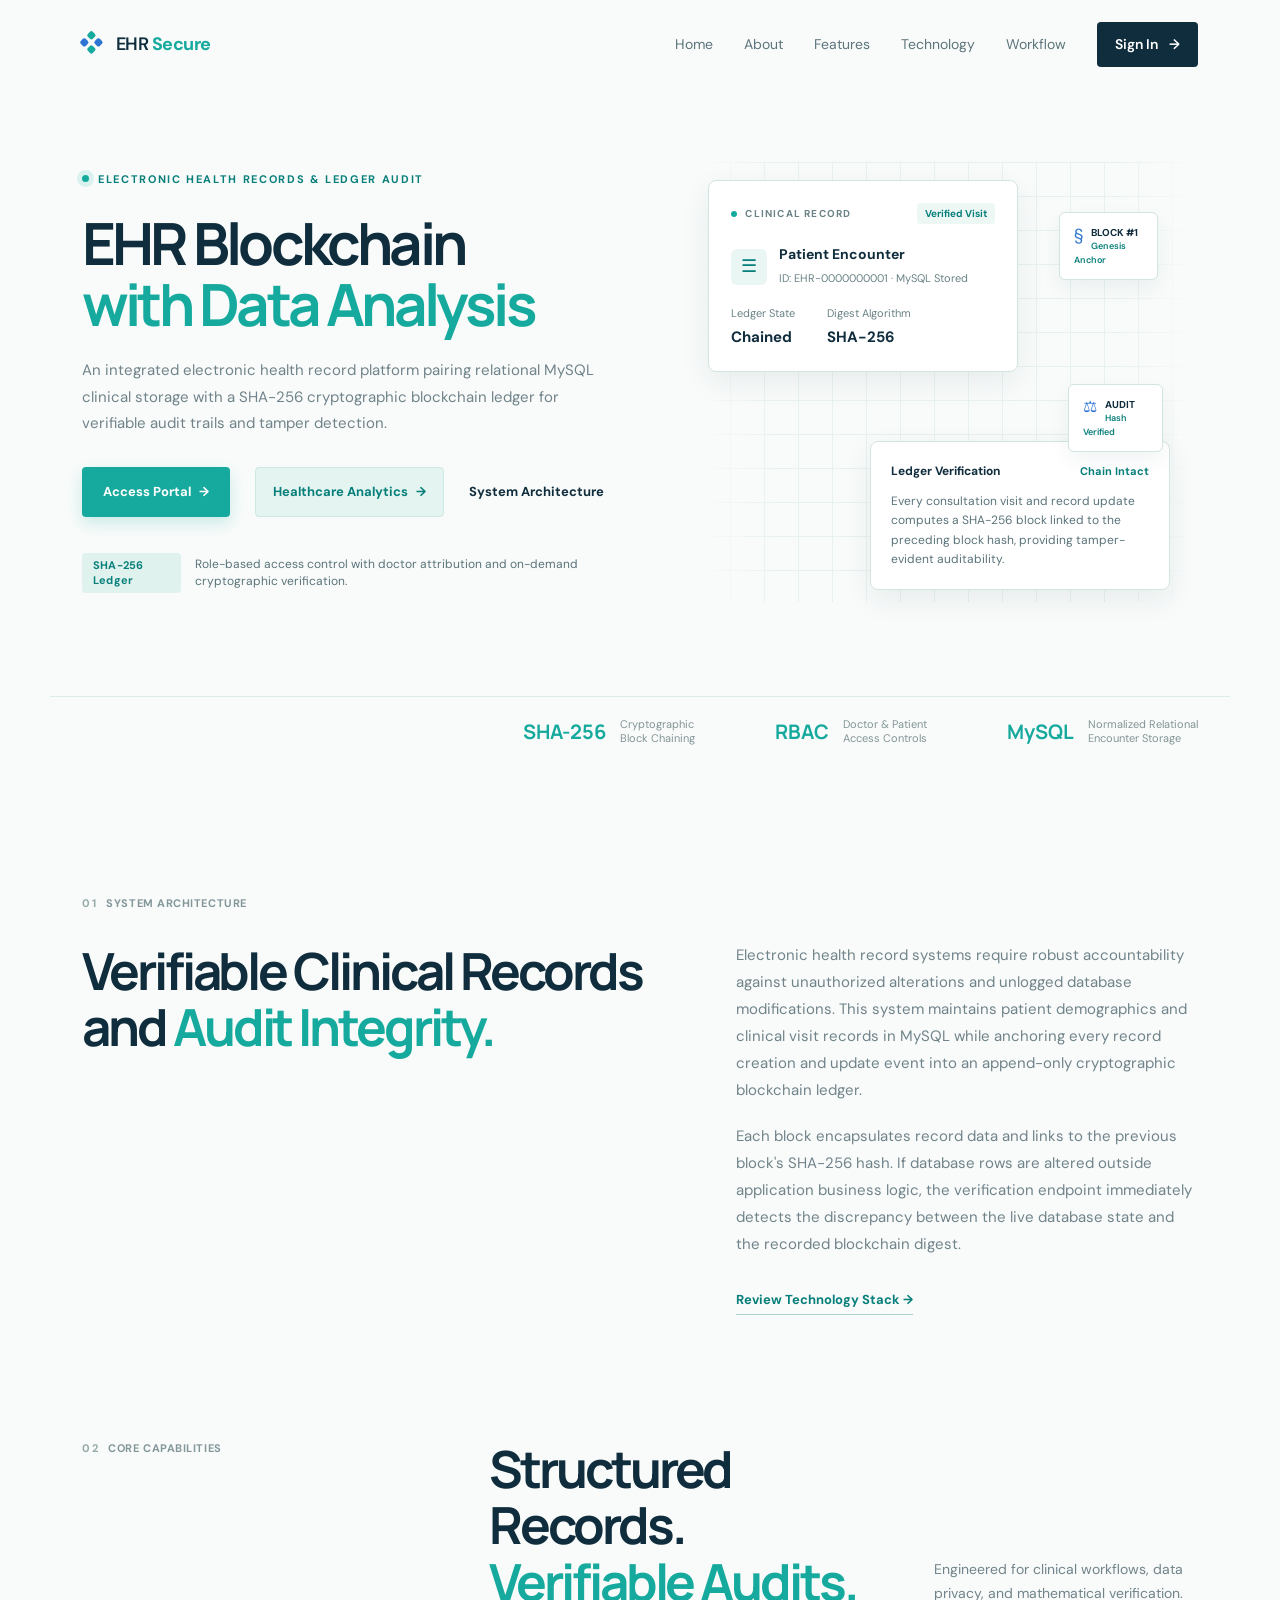
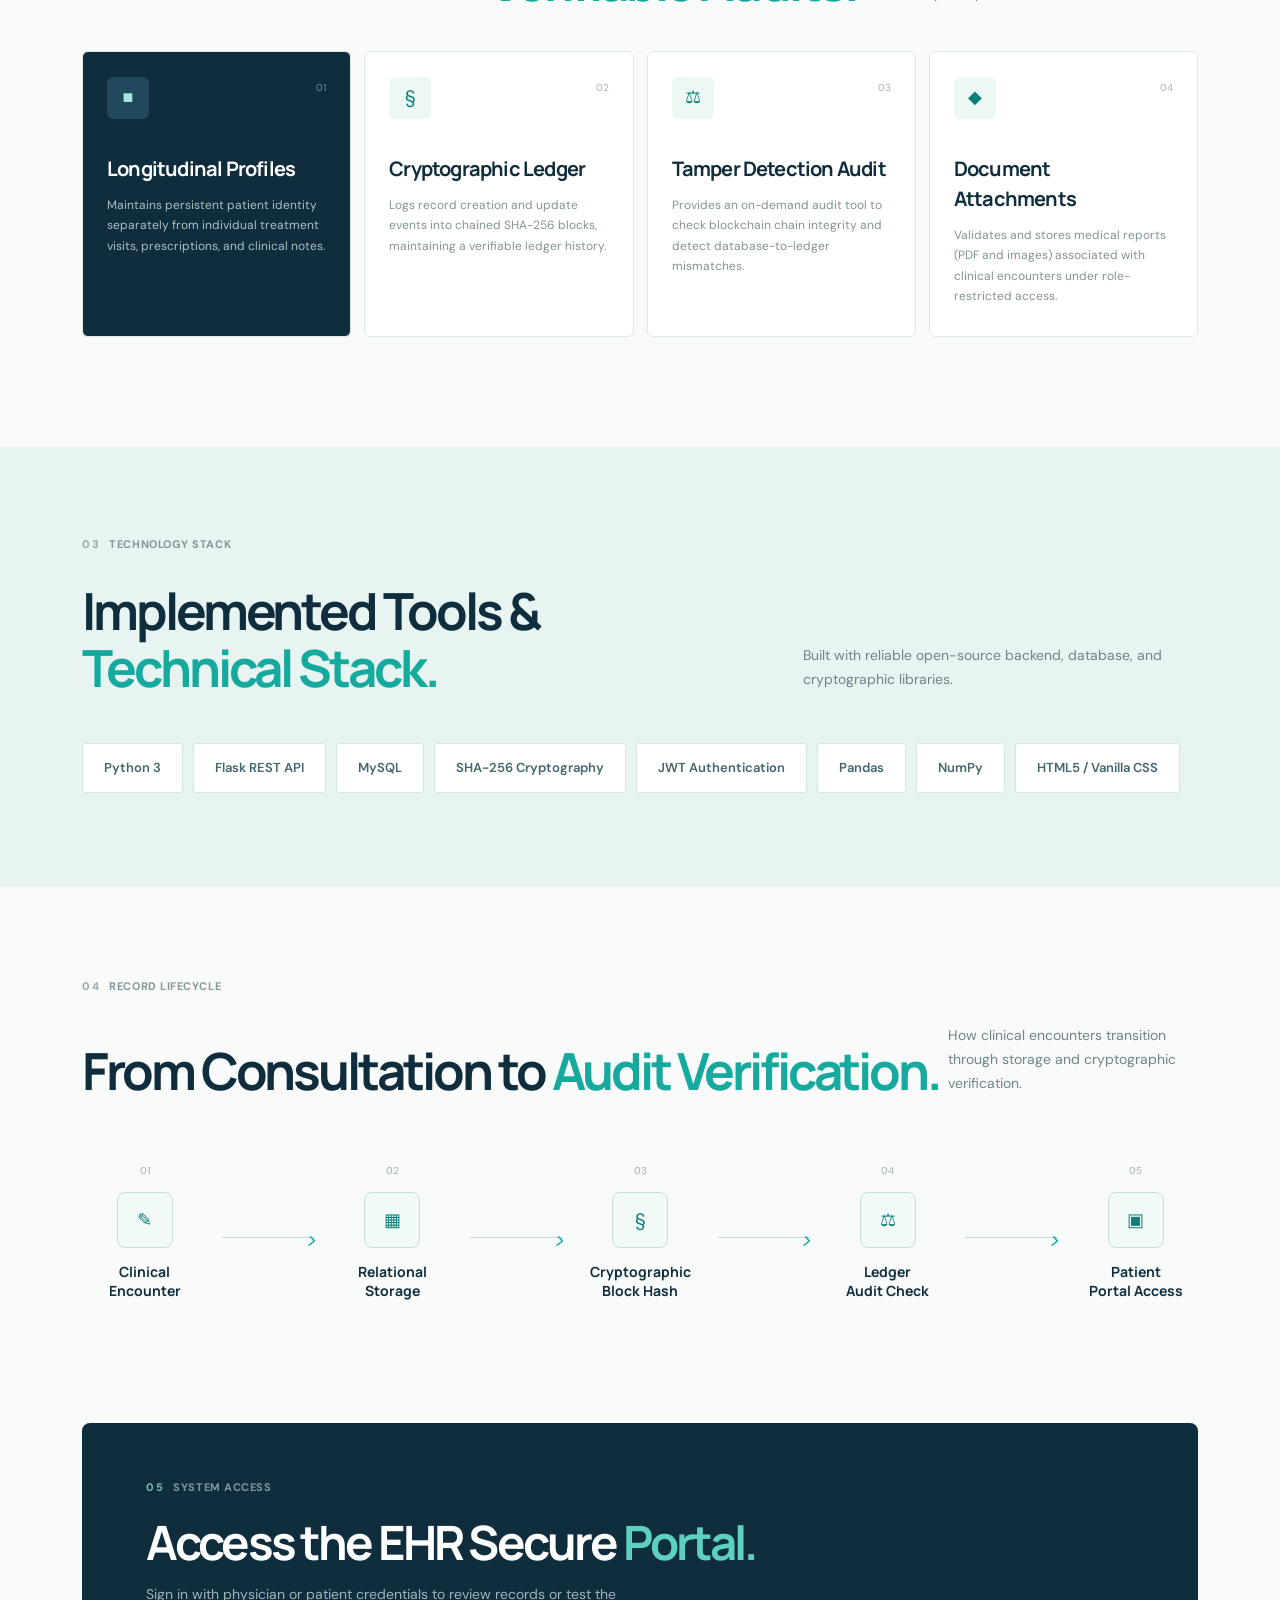
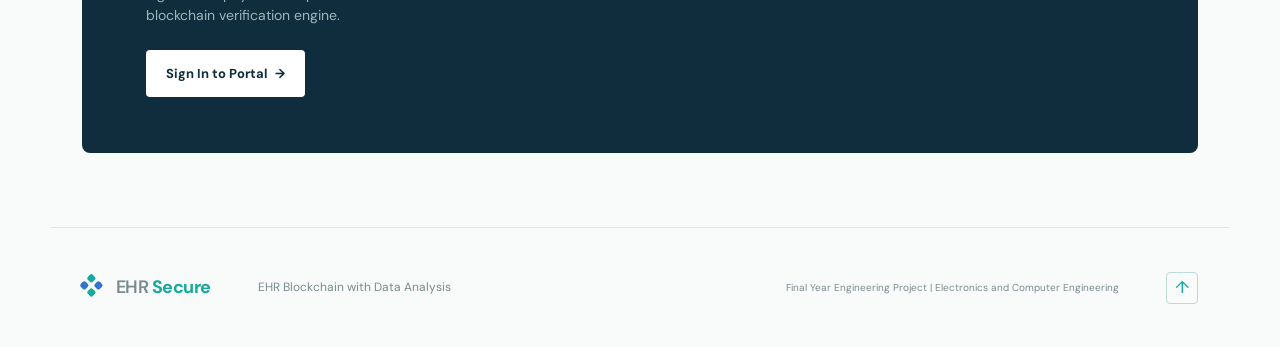
<file: frontend/index.HTML>
<!DOCTYPE html>
<html lang="en">
<head>
	<meta charset="UTF-8">
	<meta name="viewport" content="width=device-width, initial-scale=1.0">
	<meta name="description" content="EHR Blockchain with Data Analysis system with MySQL storage and SHA-256 blockchain verification.">
	<title>EHR Blockchain with Data Analysis | EHR Secure</title>
	<link rel="preconnect" href="https://fonts.googleapis.com">
	<link rel="preconnect" href="https://fonts.gstatic.com" crossorigin>
	<link href="https://fonts.googleapis.com/css2?family=DM+Sans:wght@400;500;600;700&family=Manrope:wght@600;700;800&display=swap" rel="stylesheet">
	<link rel="stylesheet" href="style.css">
</head>
<body>
	<div class="page-shell">
		<header class="site-header">
			<nav class="navbar container" aria-label="Main navigation">
				<a class="brand" href="#home" aria-label="EHR Secure home">
					<span class="brand-mark" aria-hidden="true"><span></span><span></span><span></span><span></span></span>
					<span>EHR <b>Secure</b></span>
				</a>
				<button class="menu-toggle" type="button" aria-label="Open navigation menu" aria-expanded="false">
					<span></span><span></span><span></span>
				</button>
				<div class="nav-links">
					<a class="active" href="#home">Home</a>
					<a href="#about">About</a>
					<a href="#features">Features</a>
					<a href="#technology">Technology</a>
					<a href="#workflow">Workflow</a>
					<a class="nav-cta" href="login.HTML">Sign In <span aria-hidden="true">&rarr;</span></a>
				</div>
			</nav>
		</header>

		<main>
			<section class="hero container" id="home">
				<div class="hero-copy reveal">
					<div class="eyebrow"><span class="eyebrow-dot"></span> Electronic Health Records &amp; Ledger Audit</div>
					<h1>EHR Blockchain<br><span>with Data Analysis</span></h1>
					<p class="hero-lead">An integrated electronic health record platform pairing relational MySQL clinical storage with a SHA-256 cryptographic blockchain ledger for verifiable audit trails and tamper detection.</p>
					<div class="hero-actions">
						<a class="button button-primary" href="login.HTML">Access Portal <span aria-hidden="true">&rarr;</span></a>
						<a class="button button-analytics" href="healthcare-analytics.html">Healthcare Analytics <span aria-hidden="true">&rarr;</span></a>
						<a class="button button-quiet" href="#about">System Architecture</a>
					</div>
					<div class="hero-trust">
						<span class="trust-badge">SHA-256 Ledger</span>
						<span>Role-based access control with doctor attribution and on-demand cryptographic verification.</span>
					</div>
				</div>

				<div class="hero-visual reveal reveal-delay" aria-label="System architecture preview showing clinical record and ledger blocks">
					<div class="visual-grid"></div>
					<div class="health-card system-card">
						<div class="health-card-top">
							<span class="mini-label"><span class="live-dot"></span> CLINICAL RECORD</span>
							<span class="record-badge">Verified Visit</span>
						</div>
						<div class="patient-line">
							<div class="patient-avatar" aria-hidden="true">&#9776;</div>
							<div>
								<strong>Patient Encounter</strong>
								<small>ID: EHR-0000000001 &middot; MySQL Stored</small>
							</div>
						</div>
						<div class="health-metrics">
							<div>
								<small>Ledger State</small>
								<strong>Chained</strong>
							</div>
							<div>
								<small>Digest Algorithm</small>
								<strong>SHA-256</strong>
							</div>
						</div>
					</div>

					<div class="block-node node-one">
						<span class="node-icon">&sect;</span>
						<b>BLOCK #1</b>
						<small>Genesis Anchor</small>
					</div>
					<div class="block-node node-two">
						<span class="node-icon">&#9878;</span>
						<b>AUDIT</b>
						<small>Hash Verified</small>
					</div>

					<div class="analytics-card system-card">
						<div class="analytics-head">
							<span>Ledger Verification</span>
							<span class="trend-status">Chain Intact</span>
						</div>
						<p class="arch-card-desc">Every consultation visit and record update computes a SHA-256 block linked to the preceding block hash, providing tamper-evident auditability.</p>
					</div>
				</div>
			</section>

			<section class="stats-strip container reveal">
				<div><strong>SHA-256</strong><span>Cryptographic<br>Block Chaining</span></div>
				<div><strong>RBAC</strong><span>Doctor &amp; Patient<br>Access Controls</span></div>
				<div><strong>MySQL</strong><span>Normalized Relational<br>Encounter Storage</span></div>
			</section>

			<section class="about section container" id="about">
				<div class="section-kicker">01 <span>System Architecture</span></div>
				<div class="about-content">
					<h2>Verifiable Clinical Records<br>and <em>Audit Integrity.</em></h2>
					<div>
						<p>Electronic health record systems require robust accountability against unauthorized alterations and unlogged database modifications. This system maintains patient demographics and clinical visit records in MySQL while anchoring every record creation and update event into an append-only cryptographic blockchain ledger.</p>
						<p>Each block encapsulates record data and links to the previous block's SHA-256 hash. If database rows are altered outside application business logic, the verification endpoint immediately detects the discrepancy between the live database state and the recorded blockchain digest.</p>
						<a class="text-link" href="#technology">Review Technology Stack <span>&rarr;</span></a>
					</div>
				</div>
			</section>

			<section class="features section container" id="features">
				<div class="section-heading">
					<div class="section-kicker">02 <span>Core Capabilities</span></div>
					<h2>Structured Records.<br><em>Verifiable Audits.</em></h2>
					<p>Engineered for clinical workflows, data privacy, and mathematical verification.</p>
				</div>
				<div class="feature-grid">
					<article class="feature-card feature-primary">
						<div class="feature-icon lock-icon">&#9632;</div>
						<span class="card-number">01</span>
						<h3>Longitudinal Profiles</h3>
						<p>Maintains persistent patient identity separately from individual treatment visits, prescriptions, and clinical notes.</p>
					</article>
					<article class="feature-card">
						<div class="feature-icon chain-icon">&sect;</div>
						<span class="card-number">02</span>
						<h3>Cryptographic Ledger</h3>
						<p>Logs record creation and update events into chained SHA-256 blocks, maintaining a verifiable ledger history.</p>
					</article>
					<article class="feature-card">
						<div class="feature-icon chart-icon">&#9878;</div>
						<span class="card-number">03</span>
						<h3>Tamper Detection Audit</h3>
						<p>Provides an on-demand audit tool to check blockchain chain integrity and detect database-to-ledger mismatches.</p>
					</article>
					<article class="feature-card">
						<div class="feature-icon trust-icon">&#9670;</div>
						<span class="card-number">04</span>
						<h3>Document Attachments</h3>
						<p>Validates and stores medical reports (PDF and images) associated with clinical encounters under role-restricted access.</p>
					</article>
				</div>
			</section>

			<section class="technology section" id="technology">
				<div class="container">
					<div class="section-kicker">03 <span>Technology Stack</span></div>
					<div class="technology-heading">
						<h2>Implemented Tools &amp;<br><em>Technical Stack.</em></h2>
						<p>Built with reliable open-source backend, database, and cryptographic libraries.</p>
					</div>
					<div class="tech-list">
						<span>Python 3</span>
						<span>Flask REST API</span>
						<span>MySQL</span>
						<span>SHA-256 Cryptography</span>
						<span>JWT Authentication</span>
						<span>Pandas</span>
						<span>NumPy</span>
						<span>HTML5 / Vanilla CSS</span>
					</div>
				</div>
			</section>

			<section class="workflow section container" id="workflow">
				<div class="section-kicker">04 <span>Record Lifecycle</span></div>
				<div class="workflow-heading">
					<h2>From Consultation to <em>Audit Verification.</em></h2>
					<p>How clinical encounters transition through storage and cryptographic verification.</p>
				</div>
				<div class="flow-line">
					<div class="flow-step"><span>01</span><div class="flow-icon">&#9998;</div><h3>Clinical<br>Encounter</h3></div>
					<i></i>
					<div class="flow-step"><span>02</span><div class="flow-icon">&#9638;</div><h3>Relational<br>Storage</h3></div>
					<i></i>
					<div class="flow-step"><span>03</span><div class="flow-icon">&sect;</div><h3>Cryptographic<br>Block Hash</h3></div>
					<i></i>
					<div class="flow-step"><span>04</span><div class="flow-icon">&#9878;</div><h3>Ledger<br>Audit Check</h3></div>
					<i></i>
					<div class="flow-step"><span>05</span><div class="flow-icon">&#9635;</div><h3>Patient<br>Portal Access</h3></div>
				</div>
			</section>

			<section class="cta container" id="contact">
				<div class="cta-inner">
					<div class="section-kicker light">05 <span>System Access</span></div>
					<h2>Access the EHR Secure <em>Portal.</em></h2>
					<p>Sign in with physician or patient credentials to review records or test the blockchain verification engine.</p>
					<a class="button button-light" href="login.HTML">Sign In to Portal <span>&rarr;</span></a>
				</div>
			</section>
		</main>

		<footer class="footer container">
			<a class="brand" href="#home">
				<span class="brand-mark" aria-hidden="true"><span></span><span></span><span></span><span></span></span>
				<span>EHR <b>Secure</b></span>
			</a>
			<p>EHR Blockchain with Data Analysis</p>
			<small>Final Year Engineering Project | Electronics and Computer Engineering</small>
			<a class="back-top" href="#home" aria-label="Back to top">&uarr;</a>
		</footer>
	</div>
	<script src="script.js"></script>
</body>
</html>
</file>
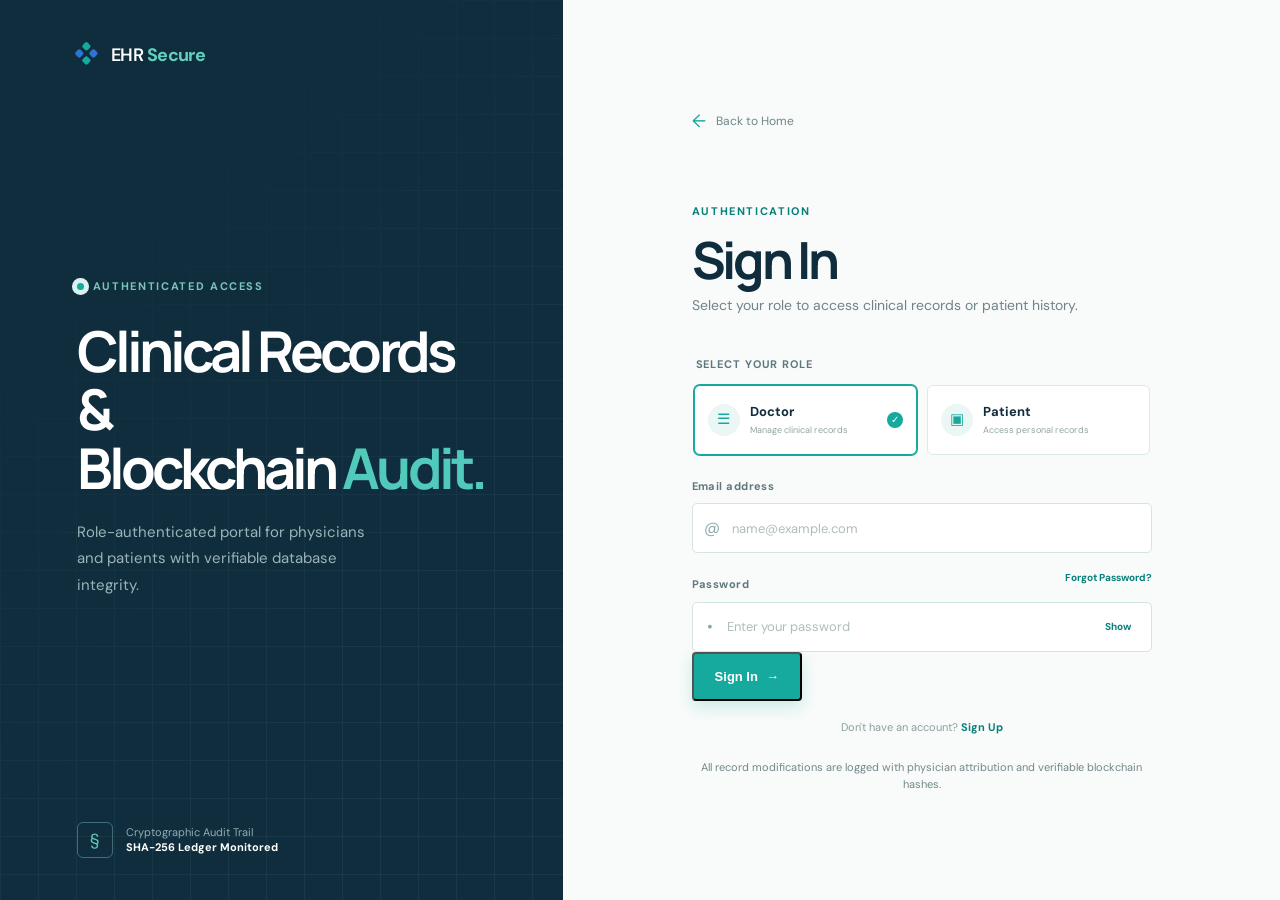
<file: frontend/doctor-dashboard.html>
<!DOCTYPE html>
<html lang="en">
<head>
  <meta charset="UTF-8">
  <meta name="viewport" content="width=device-width, initial-scale=1.0">
  <title>Doctor Workspace | EHR Blockchain with Data Analysis</title>
  <link rel="stylesheet" href="style.css">
  <link rel="stylesheet" href="dashboard.css">
</head>
<body>
  <div class="dashboard-shell">
    <header class="dashboard-header">
      <a class="brand" href="index.HTML">
        <span class="brand-mark" aria-hidden="true"><span></span><span></span><span></span><span></span></span>
        <span>EHR <b>Secure</b></span>
      </a>
      <a class="logout-link" href="login.HTML" id="sign-out">Sign out &rarr;</a>
    </header>
    <main class="dashboard-main">
      <div class="dashboard-kicker">Physician Workspace</div>
      <h1>Clinical Records &amp; <em>Ledger</em></h1>
      <p>Manage patient profiles, clinical visits, prescriptions, and cryptographic blockchain audit logs.</p>
      <section class="dashboard-grid" aria-label="Doctor actions">
        <button class="dashboard-card" id="patient-search-action" type="button" aria-expanded="false" aria-controls="patient-search-section">
          <div class="dashboard-icon" aria-hidden="true">&#9906;</div>
          <strong>Search Patient</strong>
          <span>Review a patient's historical visits and prescriptions.</span>
        </button>
        <button class="dashboard-card" id="add-ehr-action" type="button" aria-expanded="false" aria-controls="add-ehr-section">
          <div class="dashboard-icon" aria-hidden="true">+</div>
          <strong>Add Patient / Visit</strong>
          <span>Create a patient profile or record a clinical visit.</span>
        </button>
        <article class="dashboard-card" id="profile-management-info">
          <div class="dashboard-icon" aria-hidden="true">&#9998;</div>
          <strong>Profile Management</strong>
          <span>Update demographics using Edit in the directory below.</span>
        </article>
        <button class="dashboard-card" id="blockchain-verify-action" type="button" aria-expanded="false" aria-controls="blockchain-verify-section">
          <div class="dashboard-icon" aria-hidden="true">&sect;</div>
          <strong>Verify Blockchain</strong>
          <span>Audit record integrity against the SHA-256 ledger.</span>
        </button>
      </section>

      <section class="add-ehr-section" id="add-ehr-section" aria-labelledby="add-ehr-title" hidden>
        <div class="add-ehr-heading">
          <h2 id="add-ehr-title">Add a patient and first visit</h2>
          <button type="button" id="add-ehr-close" aria-label="Close Add EHR form">×</button>
        </div>
        <p id="add-ehr-description">Patient ID is generated by the database when the record is saved.</p>
        <form id="add-ehr-form">
          <fieldset class="patient-identity-fields" id="new-patient-fields">
            <legend>Patient details</legend>
            <div class="add-ehr-fields">
              <label for="ehr-patient-id">Patient ID
                <input id="ehr-patient-id" name="patient_code" value="Generated when saved" readonly>
              </label>
              <label for="ehr-full-name">Patient Full Name
                <input id="ehr-full-name" name="full_name" maxlength="120" autocomplete="name" required>
              </label>
              <label for="ehr-age">Age
                <input id="ehr-age" name="age" type="number" min="0" max="130" step="1" required>
              </label>
              <label for="ehr-gender">Gender
                <select id="ehr-gender" name="gender" required>
                  <option value="">Select gender</option>
                  <option value="female">Female</option>
                  <option value="male">Male</option>
                  <option value="non-binary">Non-binary</option>
                  <option value="prefer-not-to-say">Prefer not to say</option>
                </select>
              </label>
              <label for="ehr-blood-group">Blood Group
                <select id="ehr-blood-group" name="blood_group" required>
                  <option value="">Select blood group</option>
                  <option>A+</option><option>A-</option><option>B+</option><option>B-</option>
                  <option>AB+</option><option>AB-</option><option>O+</option><option>O-</option>
                </select>
              </label>
              <label for="ehr-mobile-number">Mobile Number
                <input id="ehr-mobile-number" name="mobile_number" type="tel" maxlength="30" autocomplete="tel" required>
              </label>
              <label for="ehr-email">Email Address
                <input id="ehr-email" name="email" type="email" maxlength="255" autocomplete="email" required>
              </label>
            </div>
          </fieldset>
          <section class="existing-patient-summary" id="existing-patient-summary" hidden>
            <p>Adding a visit for <strong id="existing-patient-name"></strong>
              (<span id="existing-patient-code"></span>).</p>
          </section>
          <fieldset class="visit-fields">
            <legend>Visit and prescription</legend>
            <div class="add-ehr-fields">
              <label for="ehr-doctor-name">Doctor Name
                <input id="ehr-doctor-name" name="doctor_name" readonly>
              </label>
              <label for="ehr-treatment-date">Treatment Date
                <input id="ehr-treatment-date" name="treatment_date" type="date" required>
              </label>
              <label for="ehr-hospital-name">Hospital Name
                <input id="ehr-hospital-name" name="hospital_name" maxlength="255" required>
              </label>
              <label class="field-wide" for="ehr-diagnosis">Diagnosis / Problem
                <textarea id="ehr-diagnosis" name="diagnosis" required></textarea>
              </label>
              <label class="field-wide" for="ehr-treatment">Treatment Plan
                <textarea id="ehr-treatment" name="treatment" maxlength="10000" required></textarea>
              </label>
            </div>
            <div class="medicine-heading">
              <h3>Prescription</h3>
              <button type="button" id="add-medicine">Add medicine +</button>
            </div>
            <div id="medicine-rows" class="medicine-rows" aria-live="polite"></div>
            <label class="report-upload-label" for="ehr-medical-reports">Medical Reports
              <input id="ehr-medical-reports" name="reports" type="file" accept=".pdf,.jpg,.jpeg,.png,.gif,.webp,application/pdf,image/*" multiple>
              <span>PDF or image files; maximum 10 MB total per visit upload.</span>
            </label>
            <div class="add-ehr-fields visit-follow-up-fields">
              <label class="field-wide" for="ehr-additional-instructions">Additional Instructions
                <textarea id="ehr-additional-instructions" name="additional_instructions" maxlength="10000"></textarea>
              </label>
              <label for="ehr-follow-up-date">Follow-up Date
                <input id="ehr-follow-up-date" name="follow_up_date" type="date">
              </label>
            </div>
          </fieldset>
          <div class="add-ehr-actions">
            <button type="submit" id="add-ehr-submit">Save patient and prescription</button>
            <button type="button" id="add-ehr-cancel">Cancel</button>
          </div>
          <p id="add-ehr-status" role="status" aria-live="polite"></p>
        </form>
      </section>

      <section class="patient-records-section" id="patient-search-section" aria-labelledby="patient-search-title" hidden>
        <div class="patient-records-heading">
          <h2 id="patient-search-title">Patient record</h2>
          <button type="button" id="patient-search-close" aria-label="Close patient search">×</button>
        </div>
        <div class="patient-search-controls">
          <label for="patient-search-input">Search by Patient ID or patient name</label>
          <div class="patient-search-input-row">
          <input id="patient-search-input" type="search" autocomplete="off" placeholder="Patient ID or name">
            <button type="button" id="patient-search-submit">Search</button>
            <button type="button" id="patient-search-clear">Clear</button>
          </div>
        </div>
        <p id="patient-search-status" role="status" aria-live="polite">Enter a Patient ID to view previous visits.</p>
        <div id="patient-search-results" class="patient-search-results" hidden></div>
        <section id="patient-history" class="patient-history" hidden aria-labelledby="patient-history-title">
          <div class="patient-history-heading">
            <h3 id="patient-history-title">Patient details</h3>
            <button type="button" id="add-patient-visit">Add Visit (+)</button>
          </div>
          <dl id="patient-details" class="patient-details"></dl>
          <h3>Previous visits and prescriptions</h3>
          <div id="patient-visits" class="patient-visits"></div>
        </section>
      </section>

      <section class="blockchain-verify-section" id="blockchain-verify-section" aria-labelledby="blockchain-verify-title" hidden>
        <div class="blockchain-verify-heading">
          <div>
            <h2 id="blockchain-verify-title">Blockchain Integrity Verification</h2>
            <p>Verify immutable SHA-256 blocks and audit EHR records against the blockchain ledger.</p>
          </div>
          <button type="button" id="blockchain-verify-close" aria-label="Close blockchain verification">×</button>
        </div>
        <div class="blockchain-verify-controls">
          <label for="blockchain-record-id">Audit a specific Record ID (optional)
            <span class="blockchain-input-hint">Enter the visit Record ID (e.g. 4), not the Patient ID (e.g. EHR-0000000002). Leave blank to verify the entire blockchain.</span>
          </label>
          <div class="blockchain-verify-input-row">
            <input id="blockchain-record-id" type="number" min="1" step="1" placeholder="All records or enter Record ID (e.g. 4)">
            <button type="button" id="blockchain-verify-submit">Verify Blockchain</button>
            <button type="button" id="blockchain-verify-clear">Clear</button>
          </div>
        </div>
        <p id="blockchain-verify-status" role="status" aria-live="polite">Click &ldquo;Verify Blockchain&rdquo; to start the cryptographic audit.</p>
        <div id="blockchain-verify-results" class="blockchain-verify-results" hidden>
          <div id="blockchain-banner" class="blockchain-banner" role="status">
            <div class="blockchain-banner-icon" id="blockchain-banner-icon" aria-hidden="true"></div>
            <div class="blockchain-banner-content">
              <strong id="blockchain-banner-title"></strong>
              <p id="blockchain-banner-message"></p>
            </div>
          </div>
          <div class="blockchain-metrics-grid">
            <div class="blockchain-metric-card">
              <span class="metric-label">Chain Status</span>
              <strong id="metric-chain-status" class="metric-value">—</strong>
            </div>
            <div class="blockchain-metric-card">
              <span class="metric-label">Records Checked</span>
              <strong id="metric-records-checked" class="metric-value">—</strong>
            </div>
            <div class="blockchain-metric-card">
              <span class="metric-label">Valid Records</span>
              <strong id="metric-records-valid" class="metric-value">—</strong>
            </div>
            <div class="blockchain-metric-card">
              <span class="metric-label">Mismatched Records</span>
              <strong id="metric-records-mismatched" class="metric-value">—</strong>
            </div>
            <div class="blockchain-metric-card">
              <span class="metric-label">Untracked Records</span>
              <strong id="metric-records-untracked" class="metric-value">—</strong>
            </div>
          </div>
          <div id="blockchain-tip-box" class="blockchain-tip-box">
            <span class="tip-label">Latest Block Hash (Tip):</span>
            <code id="blockchain-tip-hash" class="tip-hash">—</code>
          </div>
          <div id="blockchain-records-container" class="blockchain-records-container" hidden>
            <h3 id="blockchain-records-title">Audited Records</h3>
            <div class="patient-records-scroll">
              <table class="patient-records-table">
                <thead>
                  <tr>
                    <th scope="col">Record ID</th>
                    <th scope="col">Audit Status</th>
                    <th scope="col">Current Database Hash</th>
                    <th scope="col">Audited Blockchain Hash</th>
                  </tr>
                </thead>
                <tbody id="blockchain-records-body"></tbody>
              </table>
            </div>
          </div>
        </div>
      </section>

      <section class="patient-summary-section" aria-label="Clinical patient directory">
        <div class="patient-summary-heading">
          <h2>Clinical Patient Directory</h2>
          <p id="patient-summary-count" aria-live="polite"></p>
        </div>
        <p class="dashboard-summary-note">Displays verified patient profiles with their latest recorded visit and total visit count. Click any patient row or Patient ID to view full visit history.</p>
        <p id="patient-summary-status" class="patient-summary-status" role="status" aria-live="polite">Loading records...</p>
        <div class="patient-summary-table-scroll" id="patient-summary-table-scroll" hidden>
          <table class="patient-summary-table">
            <thead>
              <tr>
                <th scope="col">Record Type</th><th scope="col">Latest Record ID</th><th scope="col">Patient ID</th>
                <th scope="col">Patient Full Name</th><th scope="col">Visit Count</th>
                <th scope="col">Age / Gender</th>
                <th scope="col">Blood Group</th><th scope="col">Medical Condition</th>
                <th scope="col">Diagnosis / Result</th><th scope="col">Treatment / Medication</th>
                <th scope="col">Date</th><th scope="col">Hospital Name</th>
                <th scope="col">Doctor Name</th><th scope="col">Actions</th>
              </tr>
            </thead>
            <tbody id="patient-summary-body"></tbody>
          </table>
        </div>
        <nav class="patient-summary-pagination" id="patient-summary-pagination" aria-label="Patient summary pages" hidden>
          <button type="button" id="patient-summary-previous" disabled>Previous</button>
          <span id="patient-summary-page-status" aria-live="polite"></span>
          <button type="button" id="patient-summary-next" disabled>Next</button>
        </nav>
      </section>
    </main>
  </div>
  <dialog id="patient-history-dialog" class="patient-history-dialog" aria-labelledby="history-dialog-title">
    <div class="history-dialog-header">
      <div>
        <p class="dashboard-kicker">Patient Visit History</p>
        <h2 id="history-dialog-title">Patient history</h2>
      </div>
      <button type="button" id="history-dialog-close" aria-label="Close patient visit history">×</button>
    </div>
    <dl id="history-dialog-patient" class="patient-details"></dl>
    <p id="history-dialog-status" role="status" aria-live="polite">Loading visit history...</p>
    <div id="history-dialog-visits" class="history-dialog-visits"></div>
  </dialog>
  <dialog id="patient-edit-dialog" class="patient-edit-dialog" aria-labelledby="patient-edit-title">
    <div class="history-dialog-header">
      <div>
        <p class="dashboard-kicker">Patient Profile</p>
        <h2 id="patient-edit-title">Edit Patient Details</h2>
      </div>
      <button type="button" id="patient-edit-close" aria-label="Close patient details">×</button>
    </div>
    <p>Patient ID: <strong id="patient-edit-code"></strong> (cannot be changed)</p>
    <form id="patient-edit-form">
      <div class="add-ehr-fields">
        <label for="edit-patient-full-name">Patient Full Name
          <input id="edit-patient-full-name" name="full_name" maxlength="120" autocomplete="name" required>
        </label>
        <label for="edit-patient-age">Age
          <input id="edit-patient-age" name="age" type="number" min="0" max="130" step="1" required>
        </label>
        <label for="edit-patient-gender">Gender
          <select id="edit-patient-gender" name="gender" required>
            <option value="">Select gender</option>
            <option value="female">Female</option>
            <option value="male">Male</option>
            <option value="non-binary">Non-binary</option>
            <option value="prefer-not-to-say">Prefer not to say</option>
          </select>
        </label>
        <label for="edit-patient-blood-group">Blood Group
          <select id="edit-patient-blood-group" name="blood_group" required>
            <option value="">Select blood group</option>
            <option>A+</option><option>A-</option><option>B+</option><option>B-</option>
            <option>AB+</option><option>AB-</option><option>O+</option><option>O-</option>
          </select>
        </label>
        <label for="edit-patient-mobile">Mobile Number
          <input id="edit-patient-mobile" name="mobile_number" type="tel" maxlength="30" autocomplete="tel" required>
        </label>
        <label for="edit-patient-email">Email Address
          <input id="edit-patient-email" name="email" type="email" maxlength="255" autocomplete="email" required>
        </label>
      </div>
      <div class="add-ehr-actions">
        <button type="submit" id="patient-edit-submit">Save patient details</button>
        <button type="button" id="patient-edit-cancel">Cancel</button>
      </div>
      <p id="patient-edit-status" role="status" aria-live="polite"></p>
    </form>
  </dialog>
  <div id="prescription-printout" hidden aria-hidden="true"></div>
  <script src="dashboard-records.js" defer></script>
  <script src="doctor-dashboard.js" defer></script>
</body>
</html>
</file>
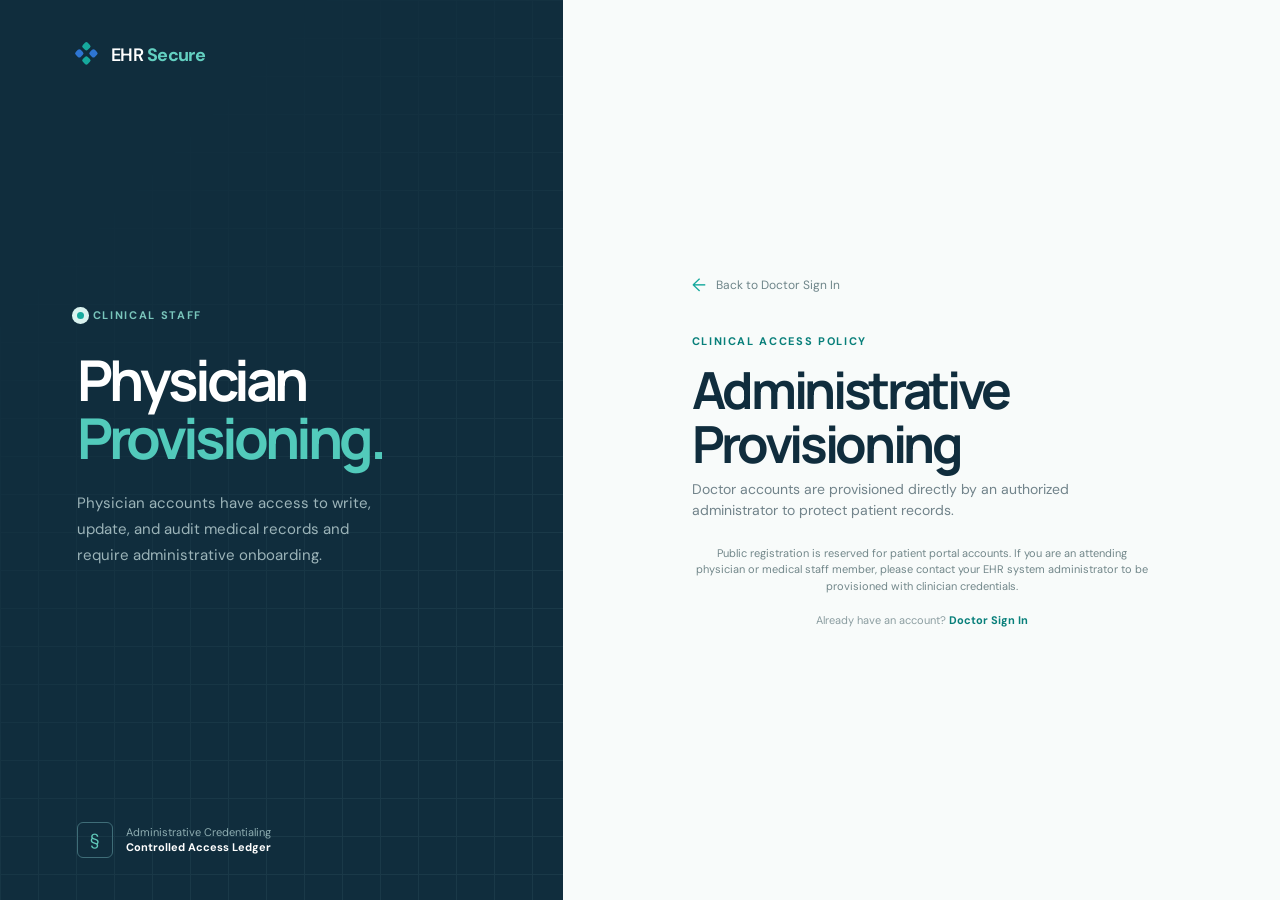
<file: frontend/doctor-signup.HTML>
<!DOCTYPE html>
<html lang="en">
<head>
	<meta charset="UTF-8">
	<meta name="viewport" content="width=device-width, initial-scale=1.0">
	<meta name="description" content="Doctor accounts are created by an authorized administrator.">
	<title>Doctor Account | EHR Blockchain with Data Analysis</title>
	<link rel="preconnect" href="https://fonts.googleapis.com">
	<link rel="preconnect" href="https://fonts.gstatic.com" crossorigin>
	<link href="https://fonts.googleapis.com/css2?family=DM+Sans:wght@400;500;600;700&family=Manrope:wght@600;700;800&display=swap" rel="stylesheet">
	<link rel="stylesheet" href="style.css">
</head>
<body class="login-page signup-page">
	<main class="login-layout">
		<section class="login-intro" aria-label="EHR Secure introduction">
			<a class="brand login-brand" href="index.HTML" aria-label="EHR Secure home"><span class="brand-mark" aria-hidden="true"><span></span><span></span><span></span><span></span></span><span>EHR <b>Secure</b></span></a>
			<div class="intro-content">
				<div class="eyebrow"><span class="eyebrow-dot"></span> Clinical Staff</div>
				<h1>Physician<br><em><span>Provisioning.</span></em></h1>
				<p>Physician accounts have access to write, update, and audit medical records and require administrative onboarding.</p>
			</div>
			<div class="intro-footer">
				<span class="intro-shield" aria-hidden="true">&sect;</span>
				<span>Administrative Credentialing<br><b>Controlled Access Ledger</b></span>
			</div>
			<div class="intro-grid" aria-hidden="true"></div>
		</section>
		<section class="login-panel" aria-labelledby="doctor-signup-title">
			<div class="login-panel-inner">
				<a class="signup-back" href="login.HTML?role=doctor"><span aria-hidden="true">&larr;</span> Back to Doctor Sign In</a>
				<div class="login-heading">
					<div class="section-kicker">Clinical Access Policy</div>
					<h2 id="doctor-signup-title">Administrative Provisioning</h2>
					<p>Doctor accounts are provisioned directly by an authorized administrator to protect patient records.</p>
				</div>
				<p class="login-note">Public registration is reserved for patient portal accounts. If you are an attending physician or medical staff member, please contact your EHR system administrator to be provisioned with clinician credentials.</p>
				<p class="signup-prompt">Already have an account? <a href="login.HTML?role=doctor">Doctor Sign In</a></p>
			</div>
		</section>
	</main>
</body>
</html>
</file>
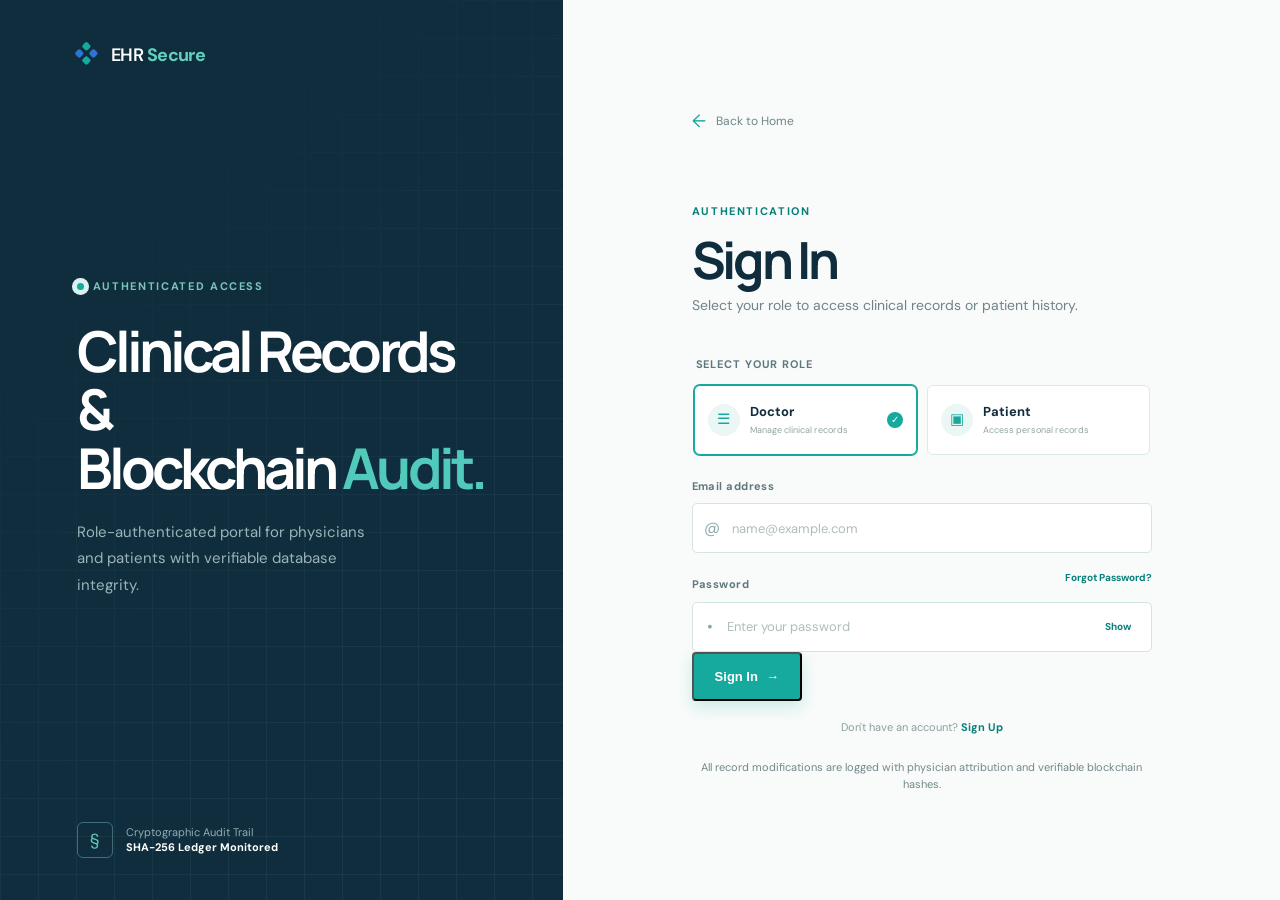
<file: frontend/login.HTML>
<!DOCTYPE html>
<html lang="en">
<head>
	<meta charset="UTF-8">
	<meta name="viewport" content="width=device-width, initial-scale=1.0">
	<meta name="description" content="Secure access to EHR Blockchain with Data Analysis.">
	<title>Sign In | EHR Blockchain with Data Analysis</title>
	<link rel="preconnect" href="https://fonts.googleapis.com">
	<link rel="preconnect" href="https://fonts.gstatic.com" crossorigin>
	<link href="https://fonts.googleapis.com/css2?family=DM+Sans:wght@400;500;600;700&family=Manrope:wght@600;700;800&display=swap" rel="stylesheet">
	<link rel="stylesheet" href="style.css">
</head>
<body class="login-page">
	<main class="login-layout">
		<section class="login-intro" aria-label="EHR Secure introduction">
			<a class="brand login-brand" href="index.HTML" aria-label="EHR Secure home">
				<span class="brand-mark" aria-hidden="true"><span></span><span></span><span></span><span></span></span>
				<span>EHR <b>Secure</b></span>
			</a>
			<div class="intro-content">
				<div class="eyebrow"><span class="eyebrow-dot"></span> Authenticated Access</div>
				<h1>Clinical Records &amp;<br><em>Blockchain <span>Audit.</span></em></h1>
				<p>Role-authenticated portal for physicians and patients with verifiable database integrity.</p>
			</div>
			<div class="intro-footer">
				<span class="intro-shield" aria-hidden="true">&sect;</span>
				<span>Cryptographic Audit Trail<br><b>SHA-256 Ledger Monitored</b></span>
			</div>
			<div class="intro-grid" aria-hidden="true"></div>
		</section>

		<section class="login-panel" aria-labelledby="login-title">
			<div class="login-panel-inner">
				<a class="back-home" href="index.HTML"><span aria-hidden="true">&larr;</span> Back to Home</a>
				<div class="login-heading">
					<div class="section-kicker">Authentication</div>
					<h2 id="login-title">Sign In</h2>
					<p>Select your role to access clinical records or patient history.</p>
				</div>

				<form class="login-form" action="#" method="post">
					<fieldset class="role-fieldset">
						<legend>Select your role</legend>
						<div class="role-options">
							<label class="role-option selected">
								<input type="radio" name="role" value="doctor" checked>
								<span class="role-icon" aria-hidden="true">&#9776;</span><span><strong>Doctor</strong><small>Manage clinical records</small></span><span class="role-check">&check;</span>
							</label>
							<label class="role-option">
								<input type="radio" name="role" value="patient">
								<span class="role-icon" aria-hidden="true">&#9635;</span><span><strong>Patient</strong><small>Access personal records</small></span><span class="role-check">&check;</span>
							</label>
						</div>
					</fieldset>

					<label class="input-label" for="email">Email address</label>
					<div class="input-wrap"><span class="input-icon" aria-hidden="true">@</span><input id="email" name="email" type="email" placeholder="name@example.com" autocomplete="email" required></div>
					<div class="password-label"><label class="input-label" for="password">Password</label><a href="#forgot-password" id="forgot-password-link">Forgot Password?</a></div>
					<div class="input-wrap"><span class="input-icon" aria-hidden="true">&bull;</span><input id="password" name="password" type="password" placeholder="Enter your password" autocomplete="current-password" required><button class="password-toggle" type="button" aria-label="Show password">Show</button></div>
					<button class="button button-primary login-button" type="submit">Sign In <span aria-hidden="true">&rarr;</span></button>
				</form>
				<dialog class="password-reset-dialog" id="forgot-password-dialog" aria-labelledby="forgot-password-title">
					<button class="password-reset-close" type="button" id="close-password-reset" aria-label="Close">&times;</button>
					<h2 id="forgot-password-title">Reset your password</h2>
					<p>Enter the email address for your Doctor or Patient account. If registered, reset instructions will be sent.</p>
					<form id="password-reset-request-form">
						<label class="input-label" for="reset-request-email">Email address</label>
						<div class="input-wrap"><span class="input-icon" aria-hidden="true">@</span><input id="reset-request-email" name="email" type="email" autocomplete="email" required></div>
						<button class="button button-primary login-button" type="submit">Send reset link</button>
						<p class="password-reset-status" id="password-reset-request-status" role="status" aria-live="polite"></p>
						<a class="password-reset-dev-link" id="password-reset-dev-link" hidden>Open development reset link</a>
					</form>
				</dialog>
				<p class="signup-prompt">Don't have an account? <a id="signup-link" href="signup-selection.HTML?role=doctor">Sign Up</a></p>
				<p class="login-note">All record modifications are logged with physician attribution and verifiable blockchain hashes.</p>
			</div>
		</section>
	</main>
	<script src="script.js"></script>
</body>
</html>
</file>
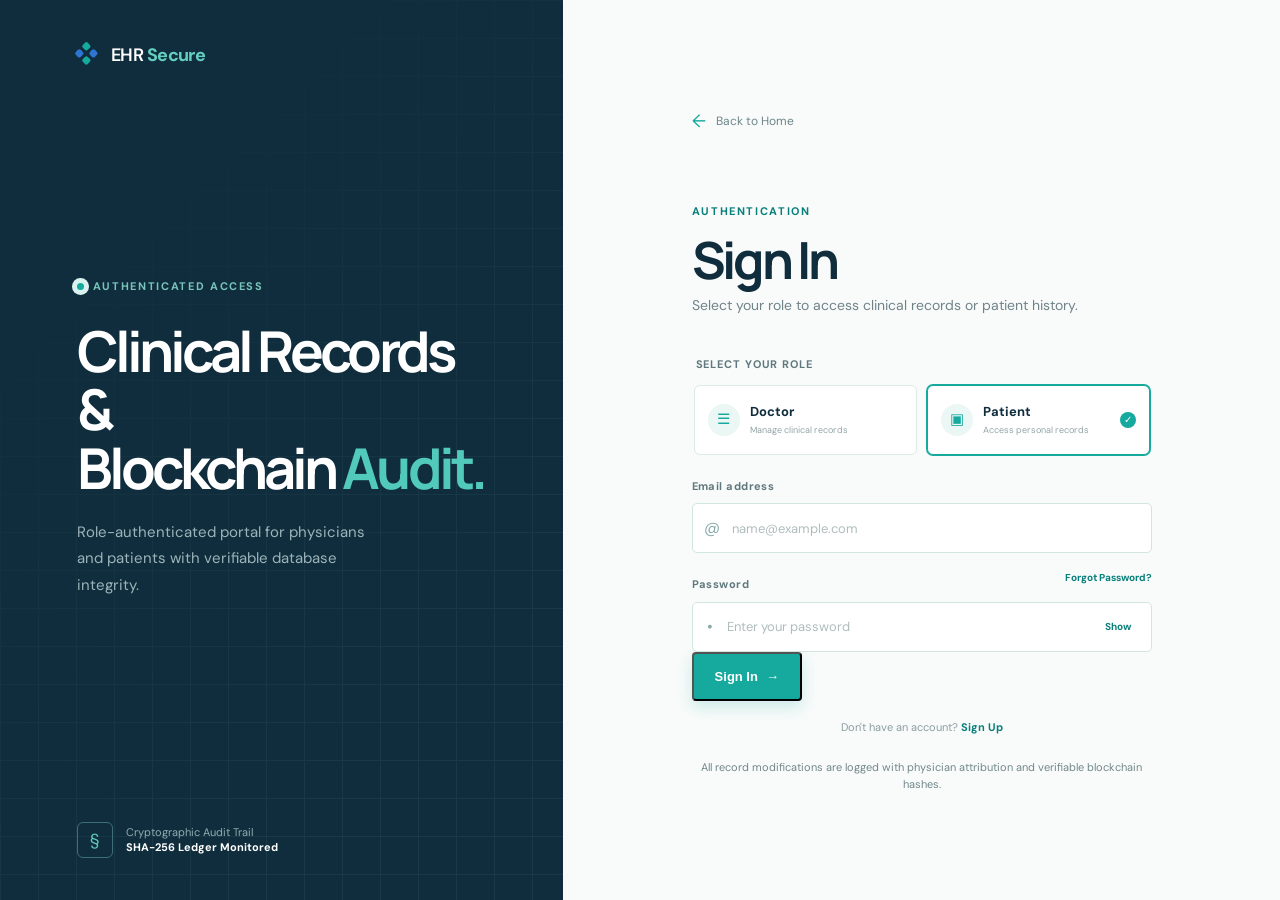
<file: frontend/patient-dashboard.html>
<!DOCTYPE html>
<html lang="en">
<head>
  <meta charset="UTF-8">
  <meta name="viewport" content="width=device-width, initial-scale=1.0">
  <title>Patient Portal | EHR Blockchain with Data Analysis</title>
  <link rel="stylesheet" href="style.css">
  <link rel="stylesheet" href="dashboard.css">
</head>
<body>
  <div class="dashboard-shell">
    <header class="dashboard-header">
      <a class="brand" href="index.HTML">
        <span class="brand-mark" aria-hidden="true"><span></span><span></span><span></span><span></span></span>
        <span>EHR <b>Secure</b></span>
      </a>
      <a class="logout-link" href="login.HTML?role=patient" id="patient-sign-out">Sign out &rarr;</a>
    </header>
    <main class="dashboard-main">
      <div class="dashboard-kicker">Patient Portal</div>
      <h1>Personal Health <em>Records</em></h1>
      <p>Review your verified clinical visits, prescribed medications, doctor instructions, and diagnostic lab reports.</p>
      
      <section class="patient-records-section" aria-labelledby="patient-profile-title">
        <div class="patient-records-heading">
          <h2 id="patient-profile-title">Patient Profile</h2>
        </div>
        <p id="patient-profile-status" role="status" aria-live="polite">Loading profile...</p>
        <dl id="patient-profile-details" class="patient-details" hidden></dl>
      </section>

      <section class="patient-records-section" aria-labelledby="patient-records-title">
        <div class="patient-records-heading">
          <h2 id="patient-records-title">Clinical Visit History</h2>
          <p id="patient-record-count" aria-live="polite"></p>
        </div>
        <p id="patient-record-status" role="status" aria-live="polite">Loading records...</p>
        <div class="patient-records-scroll" id="patient-records-scroll" hidden>
          <table class="patient-records-table">
            <thead>
              <tr>
                <th scope="col">Treatment Date</th>
                <th scope="col">Diagnosis / Problem</th>
                <th scope="col">Hospital</th>
                <th scope="col">Doctor</th>
                <th scope="col">Prescription</th>
                <th scope="col">Additional Instructions</th>
                <th scope="col">Follow-up Date</th>
                <th scope="col">Medical Reports</th>
              </tr>
            </thead>
            <tbody id="patient-records-body"></tbody>
          </table>
        </div>
      </section>
    </main>
  </div>
  <script src="patient-dashboard.js" defer></script>
</body>
</html>
</file>
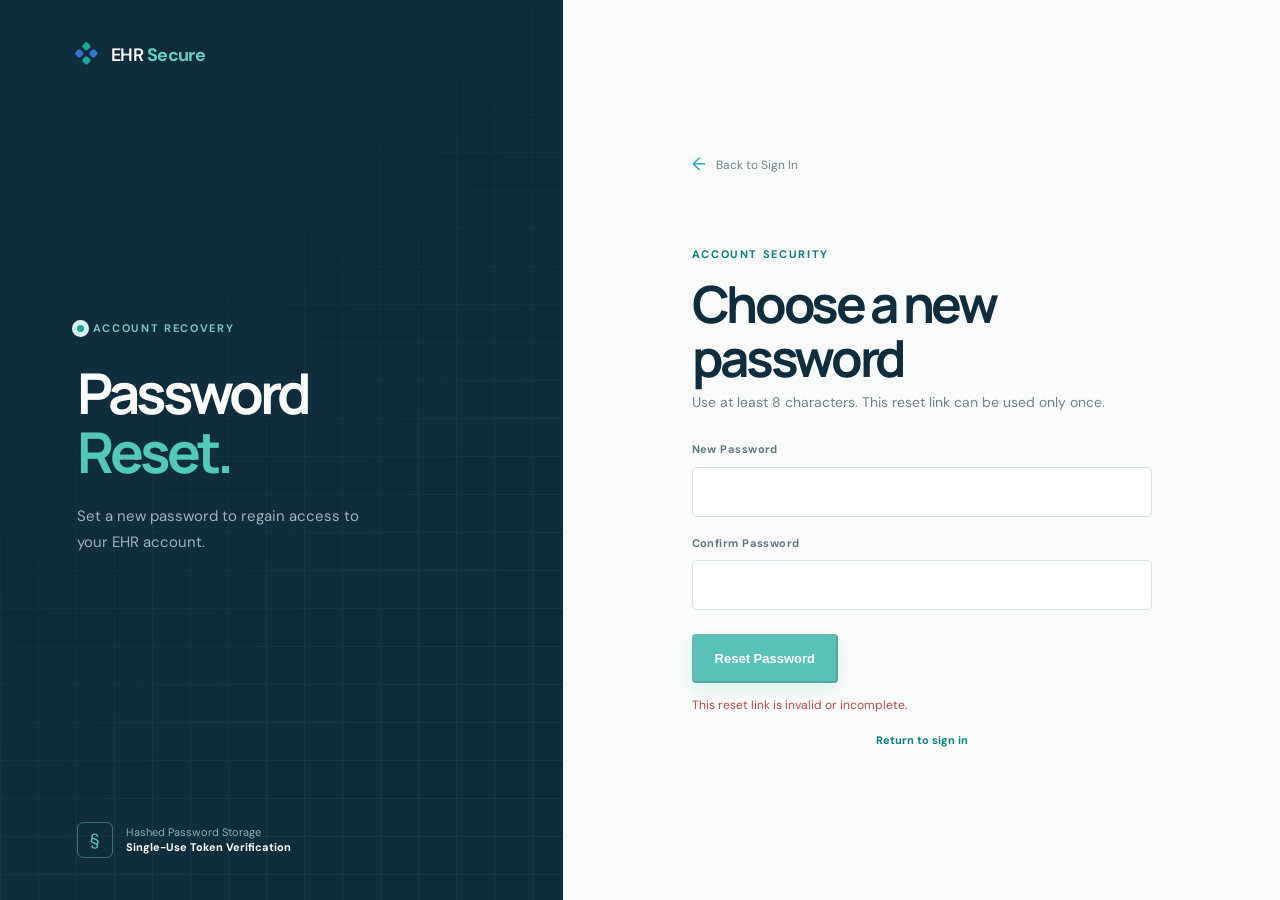
<file: frontend/reset-password.HTML>
<!DOCTYPE html>
<html lang="en">
<head>
	<meta charset="UTF-8">
	<meta name="viewport" content="width=device-width, initial-scale=1.0">
	<meta name="referrer" content="no-referrer">
	<meta name="description" content="Reset your EHR account password.">
	<title>Reset Password | EHR Blockchain with Data Analysis</title>
	<link rel="preconnect" href="https://fonts.googleapis.com">
	<link rel="preconnect" href="https://fonts.gstatic.com" crossorigin>
	<link href="https://fonts.googleapis.com/css2?family=DM+Sans:wght@400;500;600;700&family=Manrope:wght@600;700;800&display=swap" rel="stylesheet">
	<link rel="stylesheet" href="style.css">
</head>
<body class="login-page">
	<main class="login-layout">
		<section class="login-intro" aria-label="EHR Secure introduction">
			<a class="brand login-brand" href="index.HTML" aria-label="EHR Secure home">
				<span class="brand-mark" aria-hidden="true"><span></span><span></span><span></span><span></span></span>
				<span>EHR <b>Secure</b></span>
			</a>
			<div class="intro-content">
				<div class="eyebrow"><span class="eyebrow-dot"></span> Account Recovery</div>
				<h1>Password<br><em><span>Reset.</span></em></h1>
				<p>Set a new password to regain access to your EHR account.</p>
			</div>
			<div class="intro-footer">
				<span class="intro-shield" aria-hidden="true">&sect;</span>
				<span>Hashed Password Storage<br><b>Single-Use Token Verification</b></span>
			</div>
			<div class="intro-grid" aria-hidden="true"></div>
		</section>

		<section class="login-panel" aria-labelledby="reset-password-title">
			<div class="login-panel-inner">
				<a class="back-home" href="login.HTML"><span aria-hidden="true">&larr;</span> Back to Sign In</a>
				<div class="login-heading">
					<div class="section-kicker">Account Security</div>
					<h2 id="reset-password-title">Choose a new password</h2>
					<p>Use at least 8 characters. This reset link can be used only once.</p>
				</div>
				<form class="reset-password-form" id="reset-password-form">
					<label class="input-label" for="new-password">New Password</label>
					<div class="input-wrap"><input id="new-password" name="password" type="password" autocomplete="new-password" minlength="8" maxlength="256" required></div>
					<label class="input-label" for="confirm-new-password">Confirm Password</label>
					<div class="input-wrap"><input id="confirm-new-password" name="confirm_password" type="password" autocomplete="new-password" minlength="8" maxlength="256" required></div>
					<button class="button button-primary login-button" type="submit">Reset Password</button>
					<p class="password-reset-status" id="reset-password-status" role="status" aria-live="polite"></p>
				</form>
				<p class="signup-prompt"><a href="login.HTML">Return to sign in</a></p>
			</div>
		</section>
	</main>
	<script src="script.js"></script>
</body>
</html>
</file>
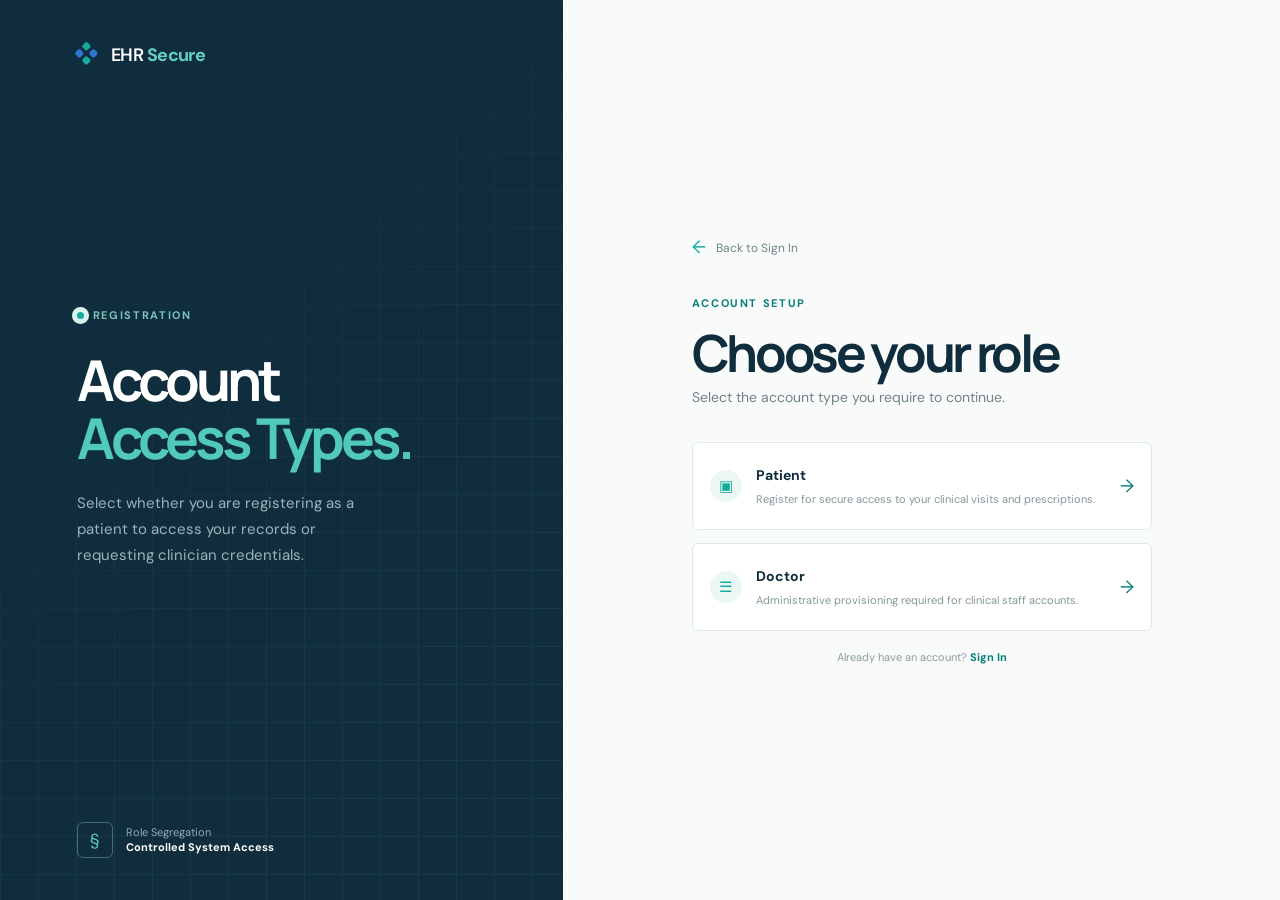
<file: frontend/signup-selection.HTML>
<!DOCTYPE html>
<html lang="en">
<head>
	<meta charset="UTF-8">
	<meta name="viewport" content="width=device-width, initial-scale=1.0">
	<meta name="description" content="Choose a patient registration or doctor account request.">
	<title>Choose Account Type | EHR Blockchain with Data Analysis</title>
	<link rel="preconnect" href="https://fonts.googleapis.com">
	<link rel="preconnect" href="https://fonts.gstatic.com" crossorigin>
	<link href="https://fonts.googleapis.com/css2?family=DM+Sans:wght@400;500;600;700&family=Manrope:wght@600;700;800&display=swap" rel="stylesheet">
	<link rel="stylesheet" href="style.css">
</head>
<body class="login-page signup-page">
	<main class="login-layout">
		<section class="login-intro" aria-label="EHR Secure introduction">
			<a class="brand login-brand" href="index.HTML" aria-label="EHR Secure home"><span class="brand-mark" aria-hidden="true"><span></span><span></span><span></span><span></span></span><span>EHR <b>Secure</b></span></a>
			<div class="intro-content">
				<div class="eyebrow"><span class="eyebrow-dot"></span> Registration</div>
				<h1>Account<br><em><span>Access Types.</span></em></h1>
				<p>Select whether you are registering as a patient to access your records or requesting clinician credentials.</p>
			</div>
			<div class="intro-footer">
				<span class="intro-shield" aria-hidden="true">&sect;</span>
				<span>Role Segregation<br><b>Controlled System Access</b></span>
			</div>
			<div class="intro-grid" aria-hidden="true"></div>
		</section>
		<section class="login-panel" aria-labelledby="signup-selection-title">
			<div class="login-panel-inner">
				<a class="signup-back" id="signup-selection-back" href="login.HTML?role=doctor"><span aria-hidden="true">&larr;</span> Back to Sign In</a>
				<div class="login-heading">
					<div class="section-kicker">Account Setup</div>
					<h2 id="signup-selection-title">Choose your role</h2>
					<p>Select the account type you require to continue.</p>
				</div>
				<div class="signup-choice-list" aria-label="Signup account types">
					<a class="signup-choice" href="signup.HTML?role=patient">
						<span class="role-icon" aria-hidden="true">&#9635;</span>
						<span class="signup-choice-copy"><strong>Patient</strong><small>Register for secure access to your clinical visits and prescriptions.</small></span>
						<span class="signup-choice-arrow" aria-hidden="true">&rarr;</span>
					</a>
					<a class="signup-choice" href="doctor-signup.HTML?role=doctor">
						<span class="role-icon" aria-hidden="true">&#9776;</span>
						<span class="signup-choice-copy"><strong>Doctor</strong><small>Administrative provisioning required for clinical staff accounts.</small></span>
						<span class="signup-choice-arrow" aria-hidden="true">&rarr;</span>
					</a>
				</div>
				<p class="signup-prompt">Already have an account? <a href="login.HTML">Sign In</a></p>
			</div>
		</section>
	</main>
	<script src="script.js"></script>
</body>
</html>
</file>
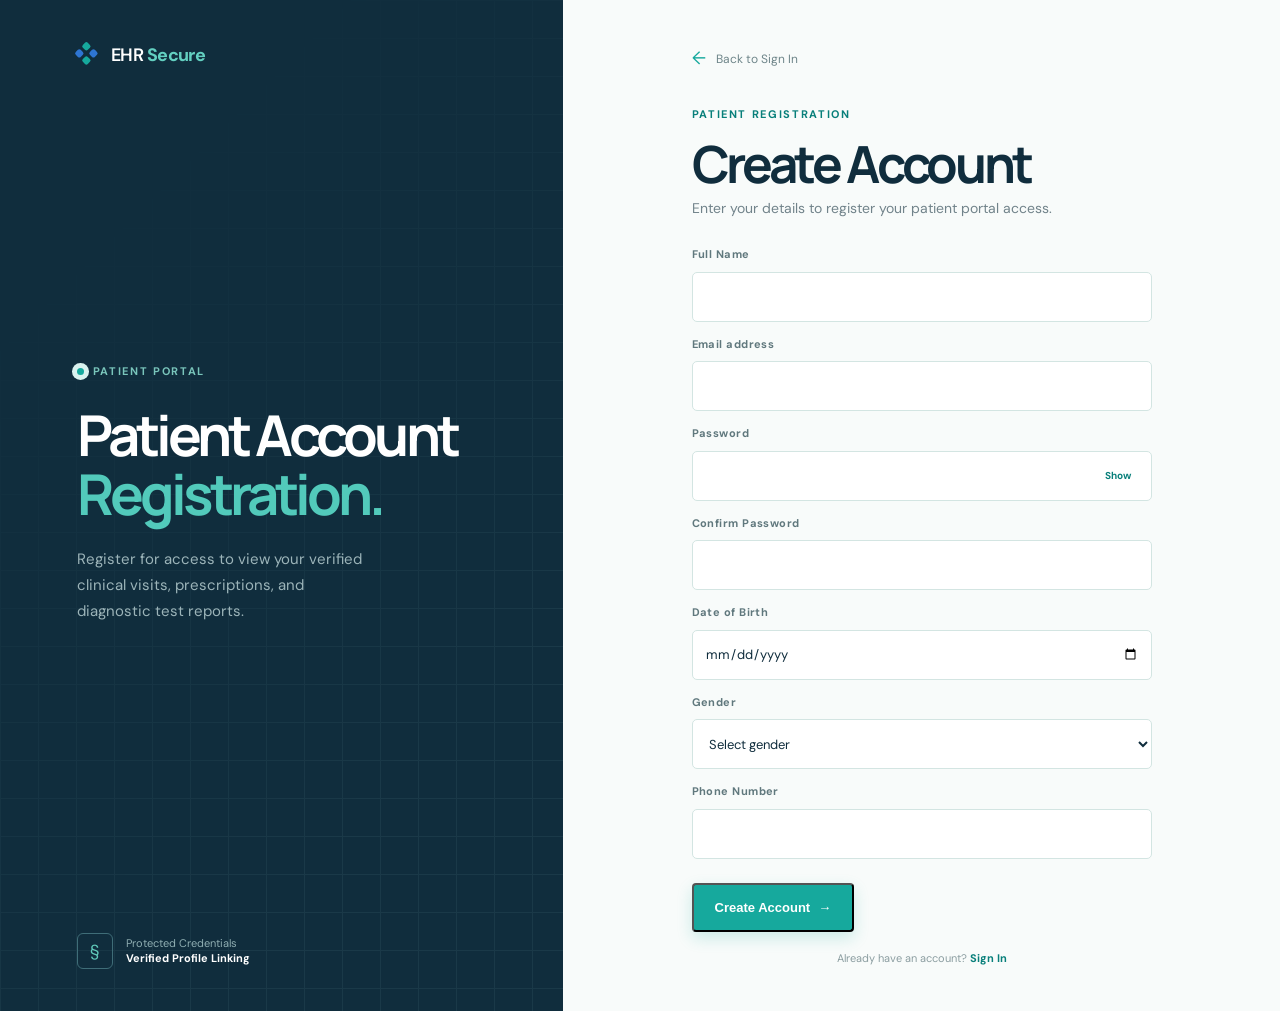
<file: frontend/signup.HTML>
<!DOCTYPE html>
<html lang="en">
<head>
	<meta charset="UTF-8">
	<meta name="viewport" content="width=device-width, initial-scale=1.0">
	<meta name="description" content="Create a patient account for EHR Blockchain with Data Analysis.">
	<title>Sign Up | EHR Blockchain with Data Analysis</title>
	<link rel="preconnect" href="https://fonts.googleapis.com">
	<link rel="preconnect" href="https://fonts.gstatic.com" crossorigin>
	<link href="https://fonts.googleapis.com/css2?family=DM+Sans:wght@400;500;600;700&family=Manrope:wght@600;700;800&display=swap" rel="stylesheet">
	<link rel="stylesheet" href="style.css">
</head>
<body class="login-page signup-page">
	<main class="login-layout">
		<section class="login-intro" aria-label="EHR Secure introduction">
			<a class="brand login-brand" href="index.HTML" aria-label="EHR Secure home"><span class="brand-mark" aria-hidden="true"><span></span><span></span><span></span><span></span></span><span>EHR <b>Secure</b></span></a>
			<div class="intro-content">
				<div class="eyebrow"><span class="eyebrow-dot"></span> Patient Portal</div>
				<h1>Patient Account<br><em><span>Registration.</span></em></h1>
				<p>Register for access to view your verified clinical visits, prescriptions, and diagnostic test reports.</p>
			</div>
			<div class="intro-footer">
				<span class="intro-shield" aria-hidden="true">&sect;</span>
				<span>Protected Credentials<br><b>Verified Profile Linking</b></span>
			</div>
			<div class="intro-grid" aria-hidden="true"></div>
		</section>
		<section class="login-panel" aria-labelledby="signup-title">
			<div class="login-panel-inner">
				<a class="signup-back" href="login.HTML?role=patient"><span aria-hidden="true">&larr;</span> Back to Sign In</a>
				<div class="login-heading">
					<div class="section-kicker">Patient Registration</div>
					<h2 id="signup-title">Create Account</h2>
					<p>Enter your details to register your patient portal access.</p>
				</div>
				<form class="signup-form" method="post" novalidate>
					<label class="input-label" for="name">Full Name</label>
					<div class="input-wrap"><input id="name" name="name" type="text" autocomplete="name" required></div>
					<label class="input-label" for="email">Email address</label>
					<div class="input-wrap"><input id="email" name="email" type="email" autocomplete="email" required></div>
					<label class="input-label" for="password">Password</label>
					<div class="input-wrap"><input id="password" name="password" type="password" minlength="8" autocomplete="new-password" required><button class="password-toggle" type="button" aria-label="Show password">Show</button></div>
					<label class="input-label" for="confirm_password">Confirm Password</label>
					<div class="input-wrap"><input id="confirm_password" name="confirm_password" type="password" minlength="8" autocomplete="new-password" required></div>
					<label class="input-label" for="date_of_birth">Date of Birth</label>
					<div class="input-wrap"><input id="date_of_birth" name="date_of_birth" type="date" required></div>
					<label class="input-label" for="gender">Gender</label>
					<div class="input-wrap"><select id="gender" name="gender" required><option value="">Select gender</option><option value="female">Female</option><option value="male">Male</option><option value="non-binary">Non-binary</option><option value="prefer-not-to-say">Prefer not to say</option></select></div>
					<label class="input-label" for="phone">Phone Number</label>
					<div class="input-wrap"><input id="phone" name="phone" type="tel" autocomplete="tel" required></div>
					<button class="button button-primary login-button signup-button" type="submit">Create Account <span aria-hidden="true">&rarr;</span></button>
				</form>
				<p class="signup-prompt">Already have an account? <a href="login.HTML?role=patient">Sign In</a></p>
			</div>
		</section>
	</main>
	<script src="script.js"></script>
</body>
</html>
</file>
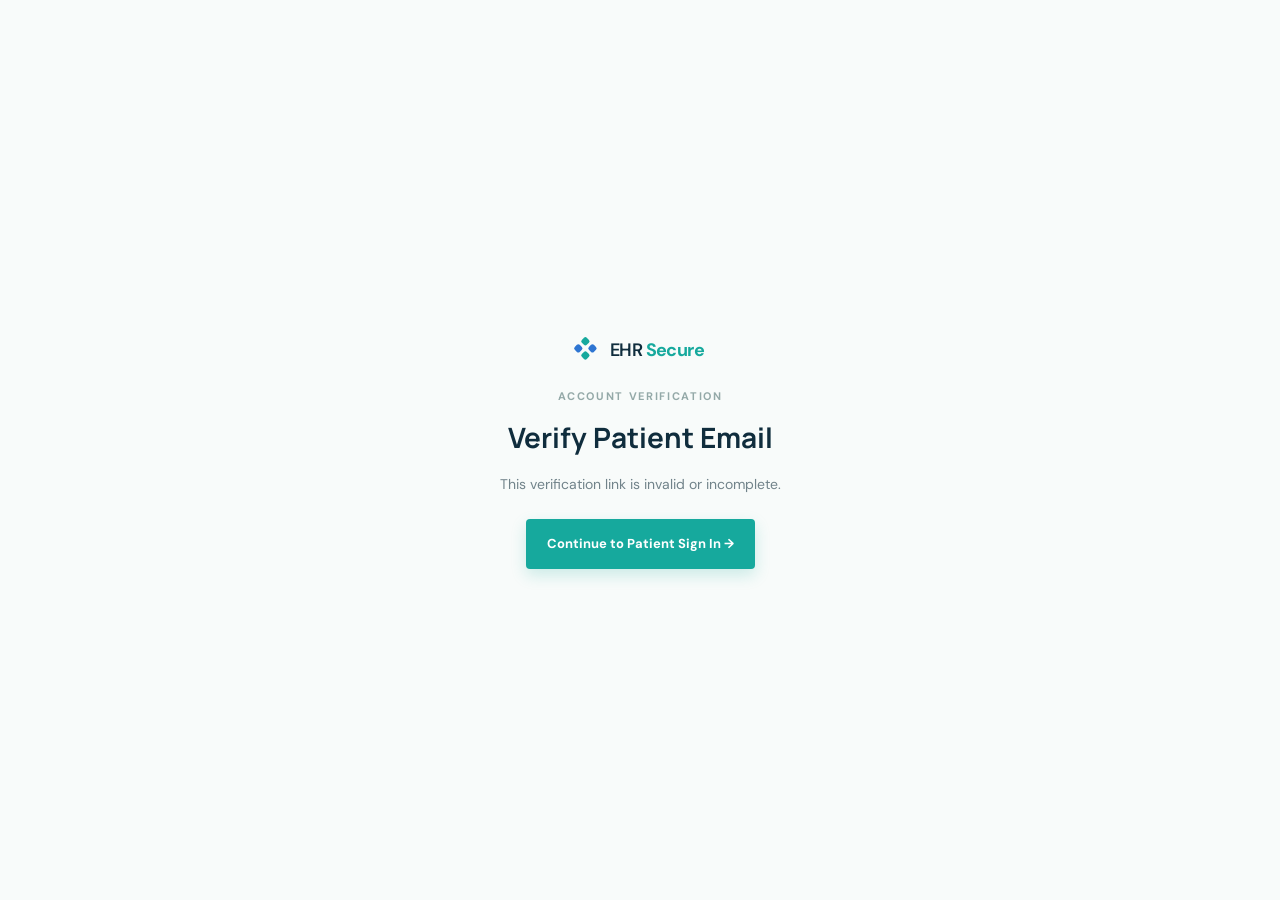
<file: frontend/verify-email.HTML>
<!DOCTYPE html>
<html lang="en">
<head>
  <meta charset="UTF-8">
  <meta name="viewport" content="width=device-width, initial-scale=1.0">
  <title>Verify Patient Account | EHR Blockchain with Data Analysis</title>
  <link rel="preconnect" href="https://fonts.googleapis.com">
  <link rel="preconnect" href="https://fonts.gstatic.com" crossorigin>
  <link href="https://fonts.googleapis.com/css2?family=DM+Sans:wght@400;500;600;700&family=Manrope:wght@600;700;800&display=swap" rel="stylesheet">
  <link rel="stylesheet" href="style.css">
</head>
<body class="login-page">
  <main class="login-layout" style="grid-template-columns: 1fr;">
    <section class="login-panel" aria-labelledby="verify-title" style="min-height: 100vh;">
      <div class="login-panel-inner" style="text-align: center;">
        <a class="brand" href="index.HTML" style="margin-bottom: 24px; justify-content: center;">
          <span class="brand-mark" aria-hidden="true"><span></span><span></span><span></span><span></span></span>
          <span>EHR <b>Secure</b></span>
        </a>
        <div class="section-kicker" style="justify-content: center;">Account Verification</div>
        <h1 id="verify-title" style="font-family: var(--serif); font-size: 28px; margin: 12px 0;">Verify Patient Email</h1>
        <p id="verification-status" role="status" aria-live="polite" style="color: var(--muted); font-size: 14px; margin: 16px 0 24px;">Verifying your email address...</p>
        <a class="button button-primary" href="login.HTML?role=patient" style="display: inline-flex;">Continue to Patient Sign In &rarr;</a>
      </div>
    </section>
  </main>
  <script src="verify-email.js" defer></script>
</body>
</html>
</file>
<file: frontend/style.css>
:root {
  --ink: #102d3d;
  --muted: #71838a;
  --teal: #16a99d;
  --teal-dark: #087f7a;
  --blue: #2e75d2;
  --line: #dcebe8;
  --cream: #f8fbfa;
  --white: #fff;
  --serif: "Manrope", sans-serif;
  --sans: "DM Sans", sans-serif;
}

* { box-sizing: border-box; }
html { scroll-behavior: smooth; }
body { margin: 0; background: var(--cream); color: var(--ink); font-family: var(--sans); line-height: 1.5; }
a { color: inherit; text-decoration: none; }
.container { max-width: 1180px; margin: 0 auto; padding: 0 32px; }
.site-header { position: relative; z-index: 5; }
.navbar { height: 88px; display: flex; align-items: center; justify-content: space-between; }
.brand { display: inline-flex; align-items: center; gap: 11px; font-size: 18px; font-weight: 600; letter-spacing: -.03em; }
.brand b { color: var(--teal); }
.brand-mark { display: grid; grid-template-columns: repeat(2, 7px); gap: 3px; transform: rotate(45deg); width: 23px; }
.brand-mark span { display: block; width: 7px; height: 7px; border-radius: 2px; background: var(--teal); }
.brand-mark span:nth-child(2), .brand-mark span:nth-child(3) { background: var(--blue); }
.nav-links { display: flex; align-items: center; gap: 31px; color: #5d747b; font-size: 14px; }
.nav-links > a:not(.nav-cta) { position: relative; }
.nav-links > a:not(.nav-cta)::after { content: ""; position: absolute; right: 100%; bottom: -8px; left: 0; height: 2px; background: var(--teal); transition: right .25s; }
.nav-links > a:hover::after, .nav-links .active::after { right: 0; }
.nav-cta { padding: 12px 18px; border-radius: 4px; background: var(--ink); color: white; font-weight: 600; }
.nav-cta span, .button span { margin-left: 8px; }
.menu-toggle { display: none; border: 0; background: none; }
.hero { min-height: 600px; display: grid; grid-template-columns: 1.03fr .97fr; gap: 40px; align-items: center; padding-top: 54px; padding-bottom: 74px; }
.eyebrow, .section-kicker { display: flex; align-items: center; gap: 9px; color: var(--teal-dark); font-size: 11px; font-weight: 700; letter-spacing: .15em; text-transform: uppercase; }
.eyebrow-dot { width: 7px; height: 7px; border-radius: 50%; background: var(--teal); box-shadow: 0 0 0 5px #d9f2ef; }
.hero h1 { margin: 25px 0 23px; font-family: var(--serif); font-size: clamp(2.7rem, 4.55vw, 4.35rem); line-height: 1.05; letter-spacing: -.065em; }
h1 span, h2 em { color: var(--teal); font-style: normal; }
.hero-lead { max-width: 520px; color: var(--muted); font-size: 15px; line-height: 1.75; }
.hero-actions { display: flex; align-items: center; gap: 25px; margin-top: 31px; }
.button { display: inline-flex; align-items: center; justify-content: center; border-radius: 4px; font-size: 13px; font-weight: 700; transition: transform .2s, box-shadow .2s; }
.button:hover { transform: translateY(-2px); }
.button-primary { padding: 15px 21px; background: var(--teal); color: white; box-shadow: 0 6px 16px rgba(22, 169, 157, 0.2); }
.button-analytics { padding: 14px 17px; border: 1px solid #cde7e2; background: #e4f4f1; color: #087f7a; }
.button-quiet { color: var(--ink); }
.hero-trust { display: flex; align-items: center; gap: 14px; margin-top: 36px; color: #5a737a; font-size: 12px; line-height: 1.4; }
.trust-badge { display: inline-flex; align-items: center; padding: 5px 11px; border-radius: 4px; background: #e0f2ee; color: var(--teal-dark); font-weight: 700; font-size: 11px; letter-spacing: .02em; }
.hero-visual { position: relative; height: 480px; isolation: isolate; }
.visual-grid { position: absolute; inset: 20px 0 20px 20px; opacity: .45; background-image: linear-gradient(#d4e8e5 1px, transparent 1px), linear-gradient(90deg, #d4e8e5 1px, transparent 1px); background-size: 34px 34px; mask-image: linear-gradient(90deg, transparent, black 15%, black 85%, transparent); }
.system-card { border: 1px solid #d3e5e1; background: white; box-shadow: 0 10px 30px rgba(16, 45, 61, 0.07); border-radius: 8px; }
.health-card { position: absolute; z-index: 2; top: 38px; left: 32px; width: 310px; padding: 22px; }
.health-card-top, .analytics-head { display: flex; align-items: center; justify-content: space-between; }
.mini-label { color: #6a8286; font-size: 10px; font-weight: 700; letter-spacing: .12em; }
.record-badge { display: inline-flex; align-items: center; padding: 3px 8px; border-radius: 3px; background: #edf8f5; color: var(--teal-dark); font-size: 10px; font-weight: 700; }
.live-dot { display: inline-block; width: 6px; height: 6px; margin-right: 5px; border-radius: 50%; background: var(--teal); }
.patient-line { display: flex; align-items: center; gap: 12px; margin: 20px 0 16px; }
.patient-avatar { display: grid; place-items: center; width: 36px; height: 36px; border-radius: 6px; background: #eaf6f4; color: var(--teal-dark); font-size: 18px; }
.patient-line strong { display: block; font-size: 14px; color: var(--ink); }
.patient-line small, .health-metrics small { color: #6a8286; font-size: 11px; }
.health-metrics { display: flex; gap: 32px; }
.health-metrics small { display: block; margin-bottom: 3px; }
.health-metrics strong { font-size: 15px; color: var(--ink); }
.block-node { position: absolute; z-index: 3; min-width: 95px; padding: 12px 14px; border: 1px solid #d3e5e1; border-radius: 6px; background: white; box-shadow: 0 8px 20px rgba(16, 45, 61, 0.06); }
.block-node b, .block-node small { display: block; font-size: 10px; }
.block-node small { color: var(--teal-dark); font-size: 9px; font-weight: 600; }
.node-icon { float: left; margin-right: 8px; color: var(--blue); font-size: 16px; line-height: 20px; }
.node-one { top: 70px; right: 40px; }
.node-two { right: 35px; bottom: 170px; }
.analytics-card { position: absolute; z-index: 2; right: 28px; bottom: 32px; width: 300px; padding: 20px; }
.analytics-head { font-size: 12px; font-weight: 700; color: var(--ink); }
.trend-status { color: var(--teal-dark); font-size: 11px; font-weight: 700; }
.arch-card-desc { margin: 12px 0 0; color: #5a737a; font-size: 12px; line-height: 1.6; }
.stats-strip { display: flex; justify-content: flex-end; gap: 80px; padding-top: 20px; padding-bottom: 78px; border-top: 1px solid var(--line); }
.stats-strip div { display: flex; align-items: center; gap: 14px; }.stats-strip strong { color: var(--teal); font-family: var(--serif); font-size: 20px; }.stats-strip span { color: #839497; font-size: 11px; line-height: 1.25; }
.section { padding-top: 70px; padding-bottom: 110px; }.section-kicker { color: #94a9a8; }.section-kicker span { color: #83979a; letter-spacing: .05em; }
.about-content { display: grid; grid-template-columns: 1.1fr .9fr; gap: 90px; margin-top: 30px; }
.about h2, .section-heading h2, .technology h2, .workflow h2, .cta h2 { margin: 0; font-family: var(--serif); font-size: clamp(2.15rem, 4vw, 3.7rem); line-height: 1.1; letter-spacing: -.06em; }
.about p { margin: 0 0 19px; color: var(--muted); font-size: 15px; line-height: 1.8; }.text-link { display: inline-block; margin-top: 13px; padding-bottom: 5px; border-bottom: 1px solid #a9d3cc; color: var(--teal-dark); font-size: 13px; font-weight: 700; }
.features { padding-top: 15px; }.section-heading { display: grid; grid-template-columns: 1fr 1.1fr .7fr; gap: 30px; align-items: end; margin-bottom: 42px; }.section-heading .section-kicker { align-self: start; }.section-heading p, .technology-heading p, .workflow-heading p { margin: 0 0 3px; color: var(--muted); font-size: 14px; line-height: 1.7; }
.feature-grid { display: grid; grid-template-columns: repeat(4, 1fr); gap: 13px; }.feature-card { position: relative; min-height: 286px; padding: 25px 24px 23px; border: 1px solid var(--line); border-radius: 6px; background: white; transition: transform .2s, box-shadow .2s; }.feature-card:hover { transform: translateY(-2px); box-shadow: 0 12px 28px rgba(16, 45, 61, 0.08); }.feature-primary { background: var(--ink); color: white; }.feature-icon { display: grid; place-items: center; width: 42px; height: 42px; margin-bottom: 35px; border-radius: 6px; background: #edf8f5; color: var(--teal-dark); font-size: 18px; }.feature-primary .feature-icon { background: #21495b; color: #a4e8dd; }.card-number { position: absolute; top: 28px; right: 24px; color: #a0b5b4; font-size: 10px; }.feature-primary .card-number { color: #7190a0; }.feature-card h3 { margin: 0 0 11px; font-family: var(--serif); font-size: 20px; letter-spacing: -.04em; }.feature-card p { margin: 0; color: #819397; font-size: 12px; line-height: 1.7; }.feature-primary p { color: #adc0c3; }.feature-card > a { position: absolute; right: 24px; bottom: 21px; color: var(--teal); font-size: 20px; }
.technology { padding-top: 89px; padding-bottom: 94px; background: #e7f4f2; }.technology-heading { display: grid; grid-template-columns: 1.1fr .7fr; gap: 100px; align-items: end; margin-top: 30px; }.tech-list { display: flex; flex-wrap: wrap; gap: 10px; margin-top: 48px; }.tech-list span { padding: 14px 21px; border: 1px solid #d3e8e3; border-radius: 3px; background: white; color: #42666b; font-size: 13px; font-weight: 600; transition: background .2s, color .2s; }.tech-list span:hover { background: var(--teal); color: white; }
.workflow { padding-top: 91px; }.workflow-heading { display: flex; justify-content: space-between; align-items: end; margin-top: 30px; }.workflow-heading p { max-width: 250px; }.flow-line { display: flex; align-items: flex-start; justify-content: space-between; margin-top: 65px; }.flow-step { min-width: 125px; text-align: center; }.flow-step > span { display: block; margin-bottom: 14px; color: #9eb0b0; font-size: 10px; }.flow-icon { display: grid; place-items: center; width: 56px; height: 56px; margin: 0 auto 15px; border: 1px solid #c4e2dc; border-radius: 8px; background: #f2faf8; color: var(--teal-dark); font-size: 18px; }.flow-step h3 { margin: 0; font-family: var(--serif); font-size: 14px; line-height: 1.35; }.flow-line > i { position: relative; flex: 1; height: 1px; margin: 74px 15px 0; background: #c2ddd8; }.flow-line > i::after { content: ">"; position: absolute; top: -11px; right: -2px; color: var(--teal); font-size: 20px; }
.cta { padding-top: 12px; padding-bottom: 74px; }.cta-inner { position: relative; min-height: 300px; overflow: hidden; padding: 56px 64px; border-radius: 8px; background: var(--ink); color: white; }.cta .section-kicker { position: relative; z-index: 1; color: #78bcb6; }.cta h2 { position: relative; z-index: 1; margin-top: 20px; font-size: clamp(2rem, 3.7vw, 3.4rem); }.cta h2 em { color: #5ed0c1; }.cta p { position: relative; z-index: 1; margin: 16px 0 24px; color: #9eb5ba; font-size: 14px; max-width: 540px; }.button-light { position: relative; z-index: 1; padding: 14px 20px; background: white; color: var(--ink); }
.footer { position: relative; display: flex; align-items: center; gap: 47px; min-height: 120px; border-top: 1px solid var(--line); color: #788b8e; }.footer p { margin: 0; font-size: 12px; line-height: 1.6; }.footer small { margin-left: auto; font-size: 10px; }.back-top { display: grid; place-items: center; width: 32px; height: 32px; border: 1px solid #bddbd5; border-radius: 4px; color: var(--teal); font-size: 17px; }.reveal { opacity: 0; transform: translateY(18px); transition: opacity .7s ease, transform .7s ease; }.reveal.visible { opacity: 1; transform: none; }.reveal-delay { transition-delay: .15s; }
@media (max-width: 900px) { .nav-links { gap: 15px; }.hero { grid-template-columns: 1fr; gap: 10px; padding-top: 30px; }.hero-visual { width: 100%; max-width: 620px; margin: 0 auto; }.section-heading { grid-template-columns: 1fr 1fr; }.section-heading p { grid-column: 2; }.feature-grid { grid-template-columns: repeat(2, 1fr); }.about-content { gap: 40px; }.technology-heading { gap: 35px; }.footer { gap: 25px; }.footer small { margin-left: 0; } }
@media (max-width: 680px) { .container { padding-right: 21px; padding-left: 21px; }.navbar { height: 72px; }.menu-toggle { display: flex; flex-direction: column; gap: 4px; padding: 8px; }.menu-toggle span { width: 23px; height: 2px; background: var(--ink); }.nav-links { position: absolute; top: 65px; right: 21px; left: 21px; display: none; flex-direction: column; align-items: stretch; gap: 18px; padding: 20px; border-radius: 5px; background: white; box-shadow: 0 15px 30px #316b641c; }.nav-links.open { display: flex; }.nav-cta { text-align: center; }.hero { padding-top: 47px; padding-bottom: 30px; }.hero h1 { font-size: 2.65rem; }.hero-visual { width: 121%; height: 390px; margin-bottom: -70px; transform: scale(.83); transform-origin: top left; }.stats-strip { justify-content: space-between; gap: 14px; padding-top: 17px; padding-bottom: 50px; }.stats-strip div { gap: 7px; }.stats-strip strong { font-size: 16px; }.stats-strip span { font-size: 9px; }.section { padding-top: 55px; padding-bottom: 75px; }.about-content, .technology-heading { grid-template-columns: 1fr; gap: 25px; }.about h2, .section-heading h2, .technology h2, .workflow h2 { font-size: 2.45rem; }.section-heading { display: block; }.section-heading p { margin-top: 20px; }.feature-grid { grid-template-columns: 1fr 1fr; gap: 9px; }.feature-card { min-height: 280px; padding: 19px 16px; }.feature-icon { width: 37px; height: 37px; margin-bottom: 26px; }.feature-card h3 { font-size: 17px; }.feature-card p { font-size: 11px; }.feature-card .card-number { top: 20px; right: 14px; }.feature-card > a { right: 15px; }.tech-list { gap: 7px; margin-top: 33px; }.tech-list span { padding: 11px 14px; font-size: 11px; }.workflow-heading { display: block; }.workflow-heading p { margin-top: 18px; }.flow-line { display: grid; grid-template-columns: 1fr; gap: 0; margin-top: 38px; }.flow-line > i { flex: none; width: 1px; height: 31px; margin: 0 auto; }.flow-line > i::after { content: "↓"; top: 20px; right: -5px; }.flow-step { display: grid; grid-template-columns: 60px 65px 1fr; gap: 10px; align-items: center; text-align: left; }.flow-step > span { margin: 0; }.flow-icon { margin: 0; }.cta-inner { min-height: 390px; padding: 48px 27px; }.cta-orb { top: 55px; right: -160px; }.cta-lines { right: -130px; }.footer { display: grid; grid-template-columns: 1fr auto; gap: 14px; padding-top: 28px; padding-bottom: 28px; }.footer p, .footer small { grid-column: 1 / -1; }.footer small { line-height: 1.5; }.back-top { grid-column: 2; grid-row: 1; }.footer .brand { grid-column: 1; grid-row: 1; } }

/* Login page */
.login-page { min-height: 100vh; background: var(--cream); }
.login-layout { min-height: 100vh; display: grid; grid-template-columns: minmax(360px, .88fr) 1.12fr; }
.login-intro { position: relative; display: flex; flex-direction: column; min-height: 100vh; overflow: hidden; padding: 42px clamp(32px, 6vw, 92px); background: var(--ink); color: white; }
.login-brand { position: relative; z-index: 2; color: white; }
.login-brand b { color: #63d0c1; }
.intro-content { position: relative; z-index: 2; margin: auto 0; max-width: 430px; }
.intro-content .eyebrow { color: #79c5bb; }
.intro-content h1 { margin: 27px 0 22px; font-family: var(--serif); font-size: clamp(2.8rem, 4.4vw, 4.65rem); line-height: 1.04; letter-spacing: -.07em; }
.intro-content h1 em { color: white; font-style: normal; }
.intro-content h1 span { color: #52cabb; }
.intro-content p { max-width: 300px; color: #9cb4b9; font-size: 15px; line-height: 1.75; }
.intro-footer { position: relative; z-index: 2; display: flex; align-items: center; gap: 13px; color: #8faeb2; font-size: 11px; line-height: 1.4; }
.intro-footer b { color: white; }
.intro-shield { display: grid; place-items: center; width: 36px; height: 36px; border: 1px solid #3f6d78; border-radius: 6px; color: #61cbbb; font-size: 16px; }
.intro-grid { position: absolute; inset: 0; opacity: .18; background-image: linear-gradient(#48707a 1px, transparent 1px), linear-gradient(90deg, #48707a 1px, transparent 1px); background-size: 38px 38px; mask-image: linear-gradient(135deg, transparent 18%, black 75%); }
.login-panel { display: flex; align-items: center; justify-content: center; padding: 45px 32px; background: var(--cream); }
.login-panel-inner { width: min(100%, 460px); }
.back-home { display: inline-flex; align-items: center; gap: 10px; color: #6e8589; font-size: 12px; transition: color .2s; }
.back-home:hover { color: var(--teal-dark); }
.back-home span { color: var(--teal); font-size: 18px; }
.login-heading { margin-top: 68px; }
.login-heading .section-kicker { color: var(--teal-dark); }
.login-heading h2 { margin: 14px 0 8px; font-family: var(--serif); font-size: clamp(2.3rem, 4vw, 3.4rem); letter-spacing: -.065em; line-height: 1.05; }
.login-heading p { margin: 0; color: var(--muted); font-size: 14px; }
.login-form { margin-top: 40px; }
.role-fieldset { padding: 0; border: 0; }
.role-fieldset legend { margin-bottom: 12px; color: #60787d; font-size: 11px; font-weight: 700; letter-spacing: .08em; text-transform: uppercase; }
.role-options { display: grid; grid-template-columns: 1fr 1fr; gap: 10px; }
.role-option { position: relative; display: flex; align-items: center; gap: 10px; min-height: 70px; padding: 12px 13px; border: 1px solid var(--line); border-radius: 6px; background: white; cursor: pointer; transition: border-color .2s, box-shadow .2s, transform .2s; }
.role-option:hover { transform: translateY(-2px); border-color: #a8d8d1; box-shadow: 0 8px 20px #387d7612; }
.role-option.selected { border-color: var(--teal); box-shadow: 0 0 0 1px var(--teal); }
.role-option input { position: absolute; opacity: 0; pointer-events: none; }
.role-icon { display: grid; place-items: center; flex: 0 0 32px; width: 32px; height: 32px; border-radius: 50%; background: #eaf7f4; color: var(--teal); font-size: 15px; }
.role-option strong { display: block; color: var(--ink); font-size: 13px; }.role-option small { display: block; margin-top: 2px; color: #92a4a6; font-size: 9px; }
.role-check { display: grid; place-items: center; width: 16px; height: 16px; margin-left: auto; border-radius: 50%; background: var(--teal); color: white; font-size: 10px; opacity: 0; transition: opacity .2s; }
.role-option.selected .role-check { opacity: 1; }
.input-label { display: block; margin: 23px 0 9px; color: #60787d; font-size: 11px; font-weight: 700; letter-spacing: .04em; }
.input-wrap { position: relative; display: flex; align-items: center; border: 1px solid #d3e5e2; border-radius: 5px; background: white; transition: border-color .2s, box-shadow .2s; }
.input-wrap:focus-within { border-color: var(--teal); box-shadow: 0 0 0 3px #16a99d18; }
.input-icon { width: 43px; color: #86aaa8; text-align: center; font-size: 16px; }
.input-wrap input { width: 100%; height: 48px; padding: 0 12px 0 0; border: 0; outline: 0; background: transparent; color: var(--ink); font: inherit; font-size: 13px; }
.input-wrap input::placeholder { color: #b0bdbd; }.password-label { display: flex; align-items: center; justify-content: space-between; }.password-label .input-label { margin-bottom: 9px; }.password-label a { color: var(--teal-dark); font-size: 10px; font-weight: 700; }
.password-toggle { margin-right: 14px; border: 0; background: none; color: var(--teal-dark); cursor: pointer; font: inherit; font-size: 10px; font-weight: 700; }
.login-note { margin: 24px 0 0; color: #72878a; font-size: 11px; text-align: center; line-height: 1.5; }
.login-error { margin: 0 0 18px; padding: 11px 13px; border: 1px solid #f0c5c1; border-radius: 5px; background: #fff3f1; color: #b44842; font-size: 11px; line-height: 1.5; }
.signup-prompt { margin: 18px 0 0; color: #8b9da0; text-align: center; font-size: 11px; }.signup-prompt a { color: var(--teal-dark); font-weight: 700; }.signup-success, .signup-error { margin: 0 0 18px; padding: 11px 13px; border-radius: 5px; font-size: 11px; line-height: 1.5; }.signup-success { border: 1px solid #bde4d5; background: #effaf5; color: #177c60; }.signup-error { border: 1px solid #f0c5c1; background: #fff3f1; color: #b44842; }
.signup-page .login-heading { margin-top: 34px; }.signup-form { margin-top: 27px; }.signup-form .input-label { margin-top: 14px; }.signup-form .input-wrap input { padding-left: 12px; }.signup-form .login-button { margin-top: 24px; }.signup-back { display: inline-flex; align-items: center; gap: 10px; color: #6e8589; font-size: 12px; }.signup-back span { color: var(--teal); font-size: 18px; }.signup-form select { width: 100%; height: 48px; padding: 0 12px; border: 0; outline: 0; background: transparent; color: var(--ink); font: inherit; font-size: 13px; }
.signup-choice-list { display: grid; gap: 13px; margin-top: 34px; }
.signup-choice { display: flex; align-items: center; gap: 14px; min-height: 88px; padding: 17px; border: 1px solid var(--line); border-radius: 6px; background: white; text-decoration: none; transition: border-color .2s, box-shadow .2s, transform .2s; }
.signup-choice:hover, .signup-choice:focus-visible { transform: translateY(-2px); border-color: var(--teal); box-shadow: 0 8px 20px #387d7612; outline: none; }
.signup-choice-copy { flex: 1; }.signup-choice-copy strong { display: block; color: var(--ink); font-size: 14px; }.signup-choice-copy small { display: block; margin-top: 5px; color: #829699; font-size: 11px; line-height: 1.5; }.signup-choice-arrow { color: var(--teal-dark); font-size: 18px; }
.signup-selection-page .login-heading { margin-top: 42px; }
.login-button:disabled { cursor: wait; opacity: .7; }.login-button.is-loading span { display: none; }
@media (max-width: 760px) { .login-layout { grid-template-columns: 1fr; }.login-intro { min-height: 310px; padding: 28px 26px; }.intro-content { margin: 55px 0 30px; }.intro-content h1 { margin: 17px 0 12px; font-size: 2.55rem; }.intro-content p { margin: 0; font-size: 12px; }.intro-footer { display: none; }.intro-orbit { right: -175px; bottom: -330px; width: 470px; height: 470px; }.login-panel { align-items: flex-start; padding: 36px 22px 50px; }.login-heading { margin-top: 48px; } }
@media (max-width: 420px) { .role-options { grid-template-columns: 1fr; }.role-option { min-height: 62px; }.login-heading h2 { font-size: 2.4rem; } }
.password-reset-dialog { position: fixed; width: min(440px, calc(100% - 32px)); padding: 30px; border: 1px solid var(--line); border-radius: 8px; background: var(--cream); color: var(--ink); box-shadow: 0 24px 80px #102d3d33; }
.password-reset-dialog::backdrop { background: #102d3dcc; }
.password-reset-dialog h2 { margin: 0 32px 8px 0; font-family: var(--serif); font-size: 24px; letter-spacing: -.04em; }
.password-reset-dialog > p { margin: 0 0 18px; color: var(--muted); font-size: 12px; }
.password-reset-close { position: absolute; top: 14px; right: 16px; border: 0; background: none; color: var(--muted); cursor: pointer; font-size: 24px; }
.password-reset-dialog .login-button { margin-top: 20px; }
.password-reset-status { min-height: 18px; margin: 13px 0 0; color: #177c60; font-size: 12px; line-height: 1.5; }
.password-reset-status.is-error { color: #b44842; }
.password-reset-dev-link { display: inline-block; margin-top: 8px; color: var(--teal-dark); font-size: 12px; font-weight: 700; text-decoration: underline; }
.password-reset-dev-link[hidden] { display: none; }
.reset-password-form { margin-top: 28px; }
.reset-password-form .input-label { margin-top: 18px; }
.reset-password-form .input-wrap input { padding: 0 12px; }
.reset-password-form .login-button { margin-top: 24px; }
.reset-password-form .login-button:disabled { cursor: not-allowed; }
</file>
<file: frontend/dashboard.css>
:root { --dashboard-ink: #102d3d; --dashboard-muted: #71838a; --dashboard-teal: #16a99d; --dashboard-line: #dcebe8; --dashboard-bg: #f8fbfa; }
* { box-sizing: border-box; }
body { margin: 0; background: var(--dashboard-bg); color: var(--dashboard-ink); font-family: "DM Sans", sans-serif; }
.dashboard-shell { min-height: 100vh; }
.dashboard-header { display: flex; align-items: center; justify-content: space-between; max-width: 1120px; height: 84px; margin: auto; padding: 0 28px; }
.dashboard-header .brand { display: inline-flex; align-items: center; gap: 11px; color: var(--dashboard-ink); font-size: 18px; font-weight: 600; text-decoration: none; }
.dashboard-header .brand b { color: var(--dashboard-teal); }.brand-mark { display: grid; grid-template-columns: repeat(2, 7px); gap: 3px; width: 23px; transform: rotate(45deg); }.brand-mark span { display: block; width: 7px; height: 7px; border-radius: 2px; background: var(--dashboard-teal); }.brand-mark span:nth-child(2), .brand-mark span:nth-child(3) { background: #2e75d2; }
.logout-link { color: var(--dashboard-teal); font-size: 12px; font-weight: 700; text-decoration: none; }.dashboard-main { max-width: 1120px; margin: auto; padding: 55px 28px 80px; }.dashboard-kicker { color: var(--dashboard-teal); font-size: 11px; font-weight: 700; letter-spacing: .14em; text-transform: uppercase; }.dashboard-main h1 { margin: 14px 0 12px; font-family: "Manrope", sans-serif; font-size: clamp(2.2rem, 5vw, 4rem); letter-spacing: -.06em; line-height: 1.05; }.dashboard-main h1 em { color: var(--dashboard-teal); font-style: normal; }.dashboard-main > p { max-width: 510px; color: var(--dashboard-muted); font-size: 15px; line-height: 1.7; }.dashboard-grid { display: grid; grid-template-columns: repeat(4, 1fr); gap: 14px; margin-top: 48px; }.dashboard-card { min-height: 170px; padding: 22px; border: 1px solid var(--dashboard-line); border-radius: 7px; background: #fff; box-shadow: 0 14px 28px #3e827310; }.dashboard-card strong { display: block; margin: 28px 0 8px; font-family: "Manrope", sans-serif; font-size: 18px; }.dashboard-card span { color: var(--dashboard-muted); font-size: 12px; line-height: 1.5; }.dashboard-icon { color: var(--dashboard-teal); font-size: 24px; }@media (max-width: 760px) { .dashboard-header { height: 72px; padding: 0 21px; }.dashboard-main { padding: 45px 21px 60px; }.dashboard-grid { grid-template-columns: 1fr 1fr; } }@media (max-width: 420px) { .dashboard-grid { grid-template-columns: 1fr; } }
#patient-search-action, #add-ehr-action, #blockchain-verify-action { width: 100%; border: 1px solid var(--dashboard-line); color: inherit; font: inherit; text-align: left; cursor: pointer; transition: transform .2s ease, border-color .2s ease, box-shadow .2s ease; }
#patient-search-action:hover, #add-ehr-action:hover, #blockchain-verify-action:hover { transform: translateY(-2px); border-color: var(--dashboard-teal); box-shadow: 0 8px 20px rgba(22, 169, 157, 0.12); }
#patient-search-action:focus-visible, #add-ehr-action:focus-visible, #blockchain-verify-action:focus-visible { outline: 2px solid var(--dashboard-teal); outline-offset: 3px; }
#patient-search-close { padding: 8px 12px; border: 1px solid var(--dashboard-line); border-radius: 4px; background: white; color: var(--dashboard-ink); font: inherit; cursor: pointer; }
#patient-search-close:hover { border-color: var(--dashboard-teal); }
.patient-summary-section { margin-top: 56px; padding: 24px; border: 1px solid var(--dashboard-line); border-radius: 8px; background: #fff; box-shadow: 0 14px 28px #3e827310; }
.patient-summary-heading { display: flex; align-items: end; justify-content: space-between; gap: 16px; }
.patient-summary-heading h2 { margin: 12px 0 0; font-family: "Manrope", sans-serif; font-size: 24px; }
.patient-summary-heading p { color: var(--dashboard-muted); font-size: 13px; }
.dashboard-summary-note { margin: 10px 0 0; color: var(--dashboard-muted); font-size: 13px; line-height: 1.5; }
.patient-summary-status { color: var(--dashboard-muted); font-size: 14px; }
.patient-summary-table-scroll { overflow-x: auto; margin-top: 18px; }
.patient-summary-table { width: 100%; border-collapse: collapse; font-size: 12px; text-align: left; }
.patient-summary-table th, .patient-summary-table td { padding: 11px 12px; border-bottom: 1px solid var(--dashboard-line); vertical-align: top; }
.patient-summary-table th { background: #f3f8f7; color: var(--dashboard-ink); font-size: 11px; white-space: nowrap; }
.patient-record-row { cursor: pointer; }
.patient-record-row:hover td { background: #f3f8f7; }
.patient-record-row:focus-visible { outline: 2px solid var(--dashboard-teal); outline-offset: -2px; }
.patient-summary-table td { max-width: 220px; color: #415860; overflow-wrap: anywhere; }
.patient-summary-pagination { display: flex; align-items: center; justify-content: flex-end; gap: 14px; margin-top: 18px; color: var(--dashboard-muted); font-size: 12px; }
.patient-summary-pagination button { padding: 8px 12px; border: 1px solid var(--dashboard-line); border-radius: 4px; background: white; color: var(--dashboard-ink); cursor: pointer; }
.patient-summary-pagination button:disabled { cursor: not-allowed; opacity: .5; }
.patient-summary-table td:last-child { max-width: none; white-space: nowrap; }
.patient-edit-button { padding: 6px 10px; border: 1px solid var(--dashboard-line); border-radius: 4px; background: white; color: var(--dashboard-ink); font: inherit; cursor: pointer; }
.patient-edit-button:hover { border-color: var(--dashboard-teal); }
.patient-edit-button:focus-visible { outline: 2px solid var(--dashboard-teal); outline-offset: 2px; }
.patient-records-section { margin-top: 48px; padding: 24px; border: 1px solid var(--dashboard-line); border-radius: 8px; background: #fff; box-shadow: 0 14px 28px #3e827310; }
.add-ehr-section { margin-top: 38px; padding: 24px; border: 1px solid var(--dashboard-line); border-radius: 8px; background: #fff; box-shadow: 0 14px 28px #3e827310; }
.add-ehr-heading { display: flex; align-items: center; justify-content: space-between; gap: 16px; }
.add-ehr-heading h2 { margin: 0; font-family: "Manrope", sans-serif; font-size: 24px; }
.add-ehr-section > p, #add-ehr-status { color: var(--dashboard-muted); font-size: 13px; }
.add-ehr-fields { display: grid; grid-template-columns: repeat(2, minmax(0, 1fr)); gap: 16px; }
.add-ehr-fields label { display: grid; gap: 7px; color: var(--dashboard-ink); font-size: 13px; font-weight: 700; }
.add-ehr-fields input, .add-ehr-fields select, .add-ehr-fields textarea { width: 100%; min-width: 0; padding: 10px 12px; border: 1px solid var(--dashboard-line); border-radius: 4px; color: var(--dashboard-ink); font: inherit; font-weight: 400; }
.add-ehr-fields textarea { min-height: 90px; resize: vertical; }
.add-ehr-fields input:focus, .add-ehr-fields select:focus, .add-ehr-fields textarea:focus { border-color: var(--dashboard-teal); outline: 2px solid #16a99d33; }
.add-ehr-actions { display: flex; gap: 10px; margin-top: 18px; }
.add-ehr-actions button, .add-ehr-heading button { padding: 9px 13px; border: 1px solid var(--dashboard-line); border-radius: 4px; background: white; color: var(--dashboard-ink); font: inherit; cursor: pointer; }
.add-ehr-actions button[type="submit"] { border-color: var(--dashboard-teal); background: var(--dashboard-teal); color: white; }
.add-ehr-actions button:disabled { cursor: wait; opacity: .65; }
.add-ehr-heading button { padding: 8px 12px; font-size: 20px; }
.patient-records-heading { display: flex; align-items: end; justify-content: space-between; gap: 16px; }
.patient-records-heading h2 { margin: 0; font-family: "Manrope", sans-serif; font-size: 24px; }
.patient-records-heading p, #patient-record-status { color: var(--dashboard-muted); font-size: 13px; }
.patient-records-scroll { overflow-x: auto; margin-top: 18px; }
.patient-records-table { width: 100%; border-collapse: collapse; font-size: 13px; text-align: left; }
.patient-records-table th, .patient-records-table td { padding: 11px 12px; border-bottom: 1px solid var(--dashboard-line); vertical-align: top; }
.patient-records-table th { background: #f3f8f7; color: var(--dashboard-ink); font-size: 11px; white-space: nowrap; }
.patient-records-table td { max-width: 300px; color: #415860; overflow-wrap: anywhere; }
.patient-search-controls { display: grid; gap: 7px; margin-top: 18px; }
.patient-search-controls label { color: var(--dashboard-ink); font-size: 13px; font-weight: 700; }
.patient-search-input-row { display: flex; gap: 10px; }
.patient-search-input-row input { flex: 1; min-width: 0; padding: 10px 12px; border: 1px solid var(--dashboard-line); border-radius: 4px; color: var(--dashboard-ink); font: inherit; }
.patient-search-input-row input:focus { border-color: var(--dashboard-teal); outline: 2px solid #16a99d33; }
.patient-search-input-row button { padding: 9px 13px; border: 1px solid var(--dashboard-line); border-radius: 4px; background: white; color: var(--dashboard-ink); font: inherit; cursor: pointer; }
.patient-search-input-row button:hover { border-color: var(--dashboard-teal); }
.patient-search-results { display: grid; gap: 8px; margin-top: 12px; }
.patient-search-result { padding: 11px 13px; border: 1px solid var(--dashboard-line); border-radius: 4px; background: #fff; color: var(--dashboard-ink); font: inherit; text-align: left; cursor: pointer; }
.patient-search-result:hover, .patient-search-result:focus-visible { border-color: var(--dashboard-teal); outline-color: var(--dashboard-teal); }
.patient-identity-fields, .visit-fields { min-width: 0; margin: 22px 0 0; padding: 18px; border: 1px solid var(--dashboard-line); border-radius: 6px; }
.patient-identity-fields legend, .visit-fields legend { padding: 0 8px; color: var(--dashboard-ink); font-size: 15px; font-weight: 700; }
.patient-identity-fields:disabled { display: none; }
.field-wide { grid-column: 1 / -1; }
.medicine-heading, .patient-history-heading { display: flex; align-items: center; justify-content: space-between; gap: 12px; margin-top: 20px; }
.medicine-heading h3, .patient-history-heading h3 { margin: 0; font-size: 17px; }
.medicine-heading button, .patient-history-heading button, .print-prescription-button { padding: 9px 13px; border: 1px solid var(--dashboard-line); border-radius: 4px; background: #fff; color: var(--dashboard-ink); font: inherit; cursor: pointer; }
.medicine-heading button:hover, .patient-history-heading button:hover, .print-prescription-button:hover { border-color: var(--dashboard-teal); }
.report-upload-label { display: grid; gap: 7px; margin-top: 20px; color: var(--dashboard-ink); font-size: 13px; font-weight: 700; }
.report-upload-label input { width: 100%; padding: 10px 12px; border: 1px solid var(--dashboard-line); border-radius: 4px; font: inherit; font-weight: 400; }
.report-upload-label span { color: var(--dashboard-muted); font-size: 12px; font-weight: 400; }
.visit-report-list { display: grid; gap: 9px; padding-left: 20px; }
.visit-report-list li { display: flex; align-items: center; flex-wrap: wrap; gap: 8px; }
.report-action { padding: 6px 9px; border: 1px solid var(--dashboard-line); border-radius: 4px; background: #fff; color: var(--dashboard-ink); cursor: pointer; }
.report-action:hover { border-color: var(--dashboard-teal); }
.medicine-rows { display: grid; gap: 12px; margin-top: 12px; }
.medicine-row { display: grid; grid-template-columns: repeat(4, minmax(0, 1fr)) auto; align-items: end; gap: 12px; min-width: 0; margin: 0; padding: 14px; border: 1px solid var(--dashboard-line); border-radius: 5px; }
.medicine-row label { display: grid; gap: 7px; min-width: 0; color: var(--dashboard-ink); font-size: 12px; font-weight: 700; }
.medicine-row input { width: 100%; min-width: 0; padding: 9px 10px; border: 1px solid var(--dashboard-line); border-radius: 4px; color: var(--dashboard-ink); font: inherit; font-weight: 400; }
.medicine-row input:focus { border-color: var(--dashboard-teal); outline: 2px solid #16a99d33; }
.remove-medicine { padding: 8px 10px; border: 1px solid var(--dashboard-line); border-radius: 4px; background: #fff; color: var(--dashboard-ink); font: inherit; cursor: pointer; }
.remove-medicine:disabled { cursor: not-allowed; opacity: .5; }
.existing-patient-summary { margin-top: 20px; padding: 12px 14px; border-radius: 5px; background: #f3f8f7; color: var(--dashboard-ink); }
.existing-patient-summary p { margin: 0; }
.patient-history { margin-top: 24px; }
.patient-history > h3 { margin-top: 28px; }
.patient-details, .visit-details { display: grid; grid-template-columns: repeat(2, minmax(0, 1fr)); gap: 8px 18px; }
.patient-details dt, .visit-details dt { color: var(--dashboard-muted); font-size: 12px; font-weight: 700; }
.patient-details dd, .visit-details dd { margin: 0; overflow-wrap: anywhere; }
.patient-visit { margin-top: 16px; padding: 18px; border: 1px solid var(--dashboard-line); border-radius: 6px; }
.patient-visit h4 { margin: 0; }
.patient-visit h5 { margin: 18px 0 8px; font-size: 14px; }
.patient-history-dialog { width: min(860px, calc(100vw - 32px)); max-height: min(86vh, 900px); padding: 24px; overflow: auto; border: 1px solid var(--dashboard-line); border-radius: 10px; background: #fff; color: var(--dashboard-ink); box-shadow: 0 24px 70px #102d3d40; }
.patient-edit-dialog { width: min(680px, calc(100vw - 32px)); max-height: min(86vh, 900px); padding: 24px; overflow: auto; border: 1px solid var(--dashboard-line); border-radius: 10px; background: #fff; color: var(--dashboard-ink); box-shadow: 0 24px 70px #102d3d40; }
.patient-edit-dialog::backdrop { background: #102d3dcc; }
.patient-edit-dialog > p { color: var(--dashboard-muted); font-size: 13px; }
.patient-edit-dialog #patient-edit-status { min-height: 1.3em; color: var(--dashboard-muted); font-size: 13px; }
.patient-history-dialog::backdrop { background: #102d3dcc; }
.history-dialog-header { display: flex; align-items: center; justify-content: space-between; gap: 18px; margin-bottom: 18px; }
.history-dialog-header h2 { margin: 5px 0 0; font-family: "Manrope", sans-serif; font-size: 25px; }
.history-dialog-header button { flex: 0 0 auto; padding: 7px 12px; border: 1px solid var(--dashboard-line); border-radius: 4px; background: #fff; color: var(--dashboard-ink); font: inherit; font-size: 21px; cursor: pointer; }
.history-dialog-visits { margin-top: 18px; }
.history-dialog-visit { margin-top: 12px; }
.history-dialog-visit h3 { margin: 0; font-size: 17px; }
.history-dialog-visit h4 { margin: 14px 0 5px; font-size: 13px; }
.history-visit-diagnosis { margin: 8px 0 12px; font-weight: 700; }
.history-visit-list { margin: 5px 0 0; padding-left: 20px; }
.history-visit-list li { margin: 5px 0; }
.history-visit-full-details { margin-top: 16px; }
.history-visit-full-details summary { color: var(--dashboard-teal); font-weight: 700; cursor: pointer; }
.history-visit-full-details .visit-details { margin-top: 12px; }
.medicine-table { width: 100%; border-collapse: collapse; font-size: 13px; text-align: left; }
.medicine-table th, .medicine-table td { padding: 9px 10px; border-bottom: 1px solid var(--dashboard-line); vertical-align: top; }
.medicine-table th { background: #f3f8f7; font-size: 12px; }
.visit-instructions { white-space: pre-wrap; }
.print-prescription-button { margin-top: 16px; }
#prescription-printout { display: none; }
#prescription-printout h1 { margin-bottom: 18px; }
#prescription-printout p { margin: 8px 0; }
@media (max-width: 760px) { .medicine-row { grid-template-columns: repeat(2, minmax(0, 1fr)); }.remove-medicine { justify-self: start; } }
@media (max-width: 600px) { .patient-details, .visit-details { grid-template-columns: 1fr; }.patient-history-heading { align-items: start; flex-direction: column; } }
@media (max-width: 600px) { .patient-history-dialog { padding: 16px; }.history-dialog-header h2 { font-size: 20px; } }
@media print {
  body.printing-prescription * { visibility: hidden !important; }
  body.printing-prescription #prescription-printout,
  body.printing-prescription #prescription-printout * { visibility: visible !important; }
  body.printing-prescription #prescription-printout { display: block !important; position: absolute; inset: 0; width: 100%; padding: 24px; background: #fff; color: #000; font: 12pt/1.5 serif; }
  body.printing-prescription #prescription-printout .medicine-table th { background: #eee !important; color: #000; }
}
@media (max-width: 600px) { .patient-summary-section { margin-top: 38px; padding: 16px; }.patient-summary-heading { align-items: start; flex-direction: column; gap: 0; } }
@media (max-width: 600px) { .patient-records-section { padding: 16px; }.patient-records-heading { align-items: start; flex-direction: column; gap: 0; } }
@media (max-width: 600px) { .add-ehr-section { padding: 16px; }.add-ehr-fields { grid-template-columns: 1fr; } }
.blockchain-verify-section { margin-top: 38px; padding: 24px; border: 1px solid var(--dashboard-line); border-radius: 8px; background: #fff; box-shadow: 0 14px 28px #3e827310; }
.blockchain-verify-heading { display: flex; align-items: flex-start; justify-content: space-between; gap: 16px; }
.blockchain-verify-heading h2 { margin: 0 0 6px; font-family: "Manrope", sans-serif; font-size: 24px; }
.blockchain-verify-heading p { margin: 0; color: var(--dashboard-muted); font-size: 13px; line-height: 1.6; }
.blockchain-verify-heading button { padding: 8px 12px; font-size: 20px; border: 1px solid var(--dashboard-line); border-radius: 4px; background: white; color: var(--dashboard-ink); font: inherit; cursor: pointer; }
.blockchain-verify-heading button:hover { border-color: var(--dashboard-teal); }
.blockchain-verify-controls { display: grid; gap: 7px; margin-top: 20px; }
.blockchain-verify-controls label { color: var(--dashboard-ink); font-size: 13px; font-weight: 700; }
.blockchain-input-hint { display: block; font-size: 12px; font-weight: 400; color: var(--dashboard-muted); margin-top: 2px; line-height: 1.4; }
.blockchain-verify-input-row { display: flex; gap: 10px; flex-wrap: wrap; }
.blockchain-verify-input-row input { flex: 1; min-width: 220px; padding: 10px 12px; border: 1px solid var(--dashboard-line); border-radius: 4px; color: var(--dashboard-ink); font: inherit; }
.blockchain-verify-input-row input:focus { border-color: var(--dashboard-teal); outline: 2px solid #16a99d33; }
.blockchain-verify-input-row button { padding: 9px 18px; border: 1px solid var(--dashboard-line); border-radius: 4px; background: white; color: var(--dashboard-ink); font: inherit; cursor: pointer; font-weight: 600; }
.blockchain-verify-input-row button#blockchain-verify-submit { border-color: var(--dashboard-teal); background: var(--dashboard-teal); color: white; }
.blockchain-verify-input-row button#blockchain-verify-submit:disabled { cursor: wait; opacity: .65; }
.blockchain-verify-input-row button#blockchain-verify-clear:hover { border-color: var(--dashboard-teal); }
#blockchain-verify-status { margin-top: 14px; font-size: 13px; color: var(--dashboard-muted); }
.blockchain-status-loading { color: var(--dashboard-teal) !important; font-weight: 600; }
.blockchain-status-error { color: #b91c1c !important; font-weight: 600; }
.blockchain-verify-results { margin-top: 22px; display: grid; gap: 18px; }
.blockchain-verify-results[hidden],
.blockchain-tip-box[hidden],
.blockchain-records-container[hidden] { display: none !important; }
.blockchain-banner { display: flex; align-items: flex-start; gap: 14px; padding: 16px 18px; border-radius: 6px; border: 1px solid transparent; }
.blockchain-banner.banner-success { background: #ecfdf5; border-color: #a7f3d0; color: #065f46; }
.blockchain-banner.banner-error { background: #fef2f2; border-color: #fecaca; color: #991b1b; }
.blockchain-banner.banner-warning { background: #fffbeb; border-color: #fde68a; color: #92400e; }
.blockchain-banner-icon { font-size: 20px; line-height: 1.2; font-weight: 700; }
.blockchain-banner-content strong { display: block; font-size: 15px; margin-bottom: 3px; }
.blockchain-banner-content p { margin: 0; font-size: 13px; line-height: 1.5; }
.blockchain-metrics-grid { display: grid; grid-template-columns: repeat(auto-fit, minmax(160px, 1fr)); gap: 12px; }
.blockchain-metric-card { padding: 14px 16px; border: 1px solid var(--dashboard-line); border-radius: 6px; background: #f9fbfb; }
.blockchain-metric-card .metric-label { display: block; color: var(--dashboard-muted); font-size: 11px; font-weight: 700; text-transform: uppercase; letter-spacing: .08em; margin-bottom: 6px; }
.blockchain-metric-card .metric-value { font-size: 20px; font-family: "Manrope", sans-serif; color: var(--dashboard-ink); }
.blockchain-metric-card .metric-value.status-valid { color: #059669; }
.blockchain-metric-card .metric-value.status-invalid { color: #dc2626; }
.blockchain-metric-card .metric-value.status-warn { color: #d97706; }
.blockchain-tip-box { display: flex; align-items: center; gap: 10px; padding: 11px 14px; border: 1px solid var(--dashboard-line); border-radius: 5px; background: #fafcfb; font-size: 12px; overflow-x: auto; }
.blockchain-tip-box .tip-label { color: var(--dashboard-muted); font-weight: 700; white-space: nowrap; }
.blockchain-tip-box .tip-hash { font-family: monospace; color: var(--dashboard-ink); font-size: 12px; word-break: break-all; }
.blockchain-badge { display: inline-block; padding: 3px 8px; border-radius: 4px; font-size: 11px; font-weight: 700; text-transform: uppercase; letter-spacing: .06em; }
.blockchain-badge.badge-valid { background: #def7ec; color: #03543f; }
.blockchain-badge.badge-mismatch { background: #fde8e8; color: #9b1c1c; }
.blockchain-badge.badge-untracked { background: #fef08a; color: #713f12; }
.blockchain-records-container h3 { margin: 8px 0 12px; font-size: 16px; font-family: "Manrope", sans-serif; }
@media (max-width: 600px) { .blockchain-verify-section { padding: 16px; }.blockchain-verify-heading { flex-direction: column-reverse; align-items: flex-end; }.blockchain-verify-heading > div { width: 100%; } }
</file>
